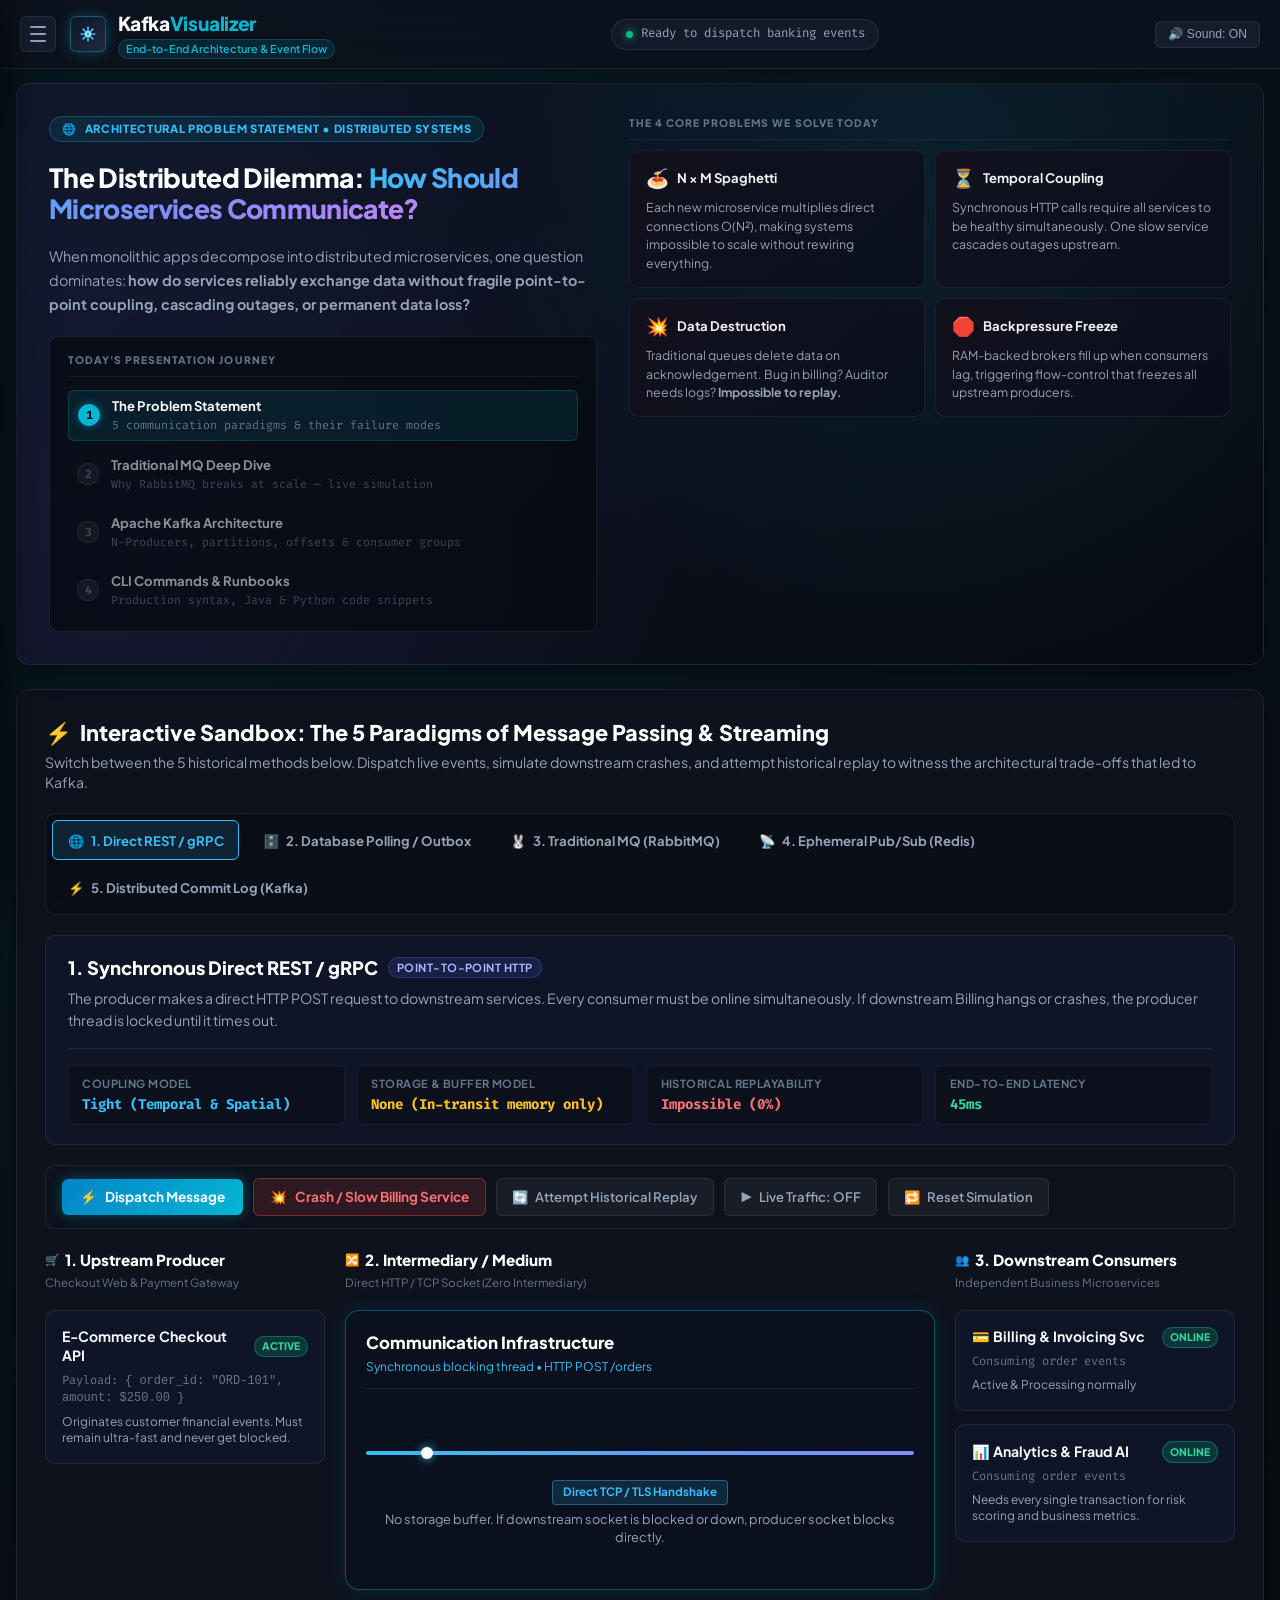
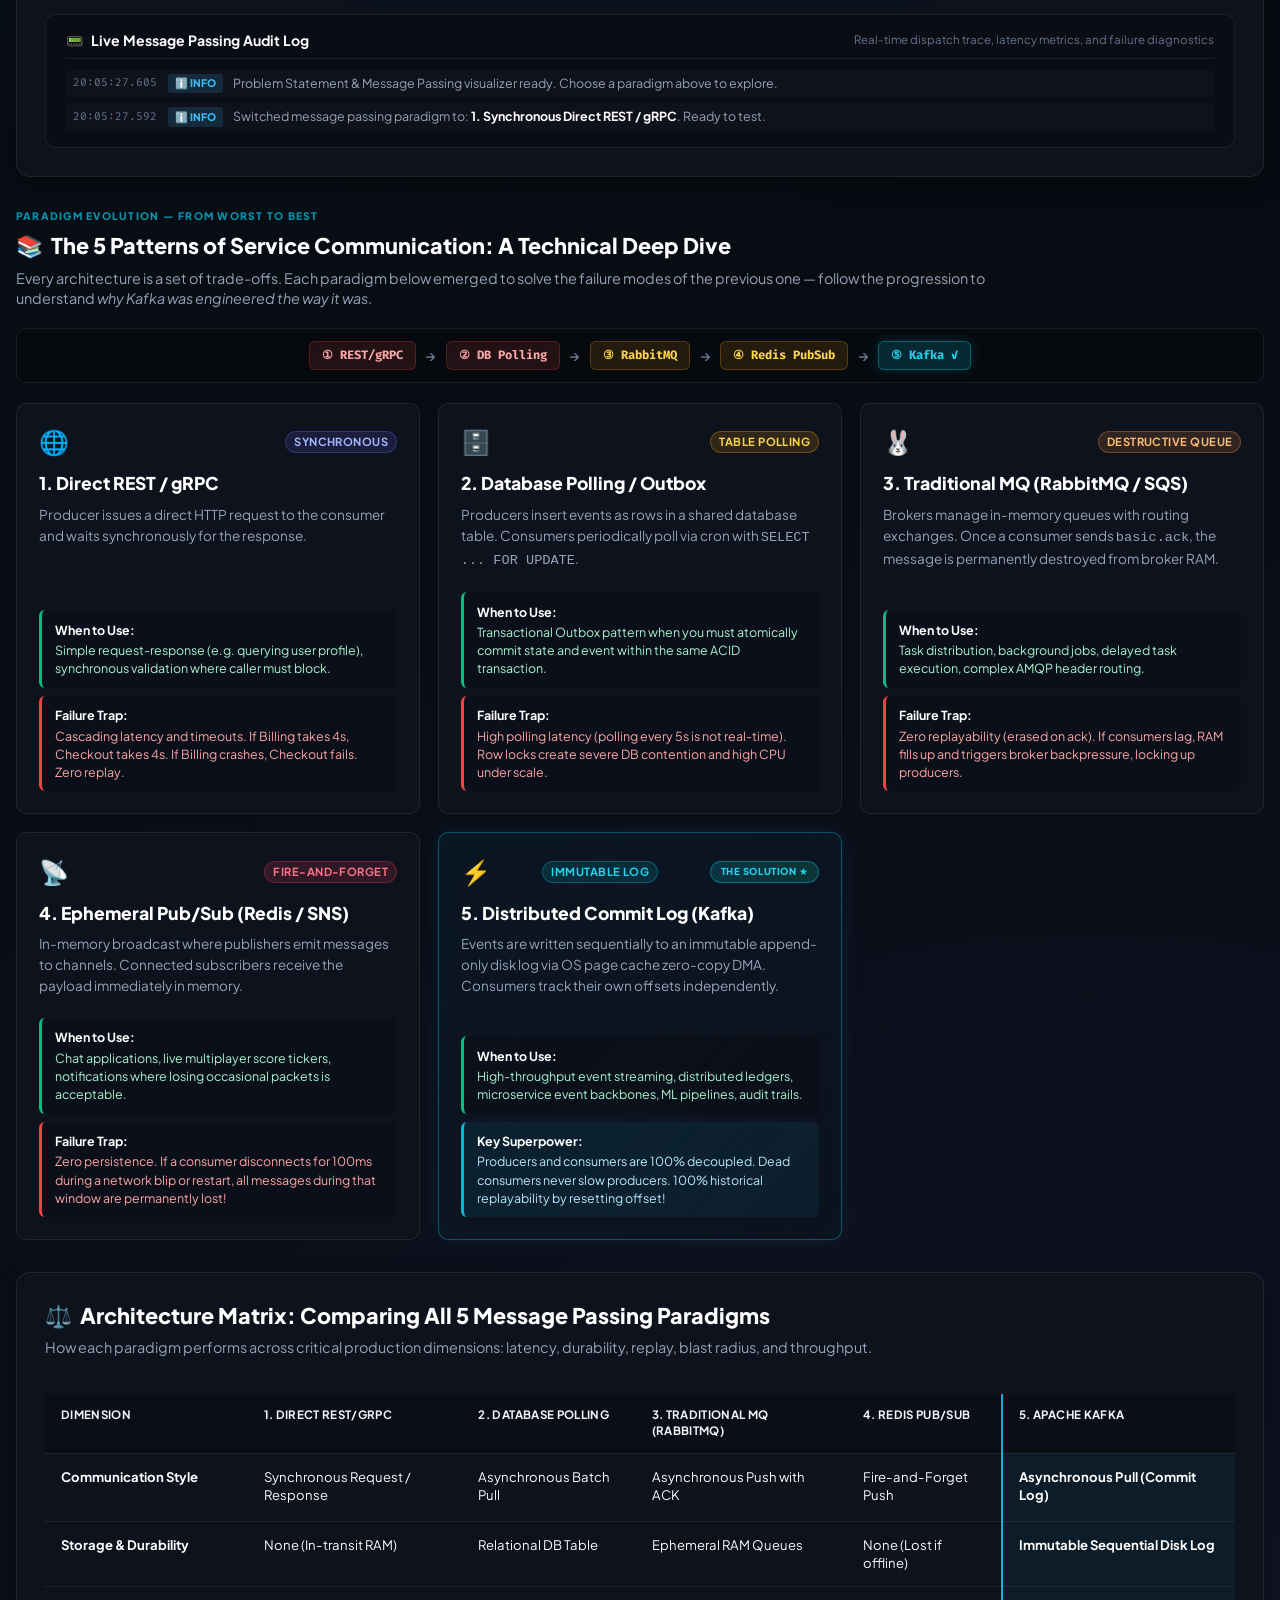
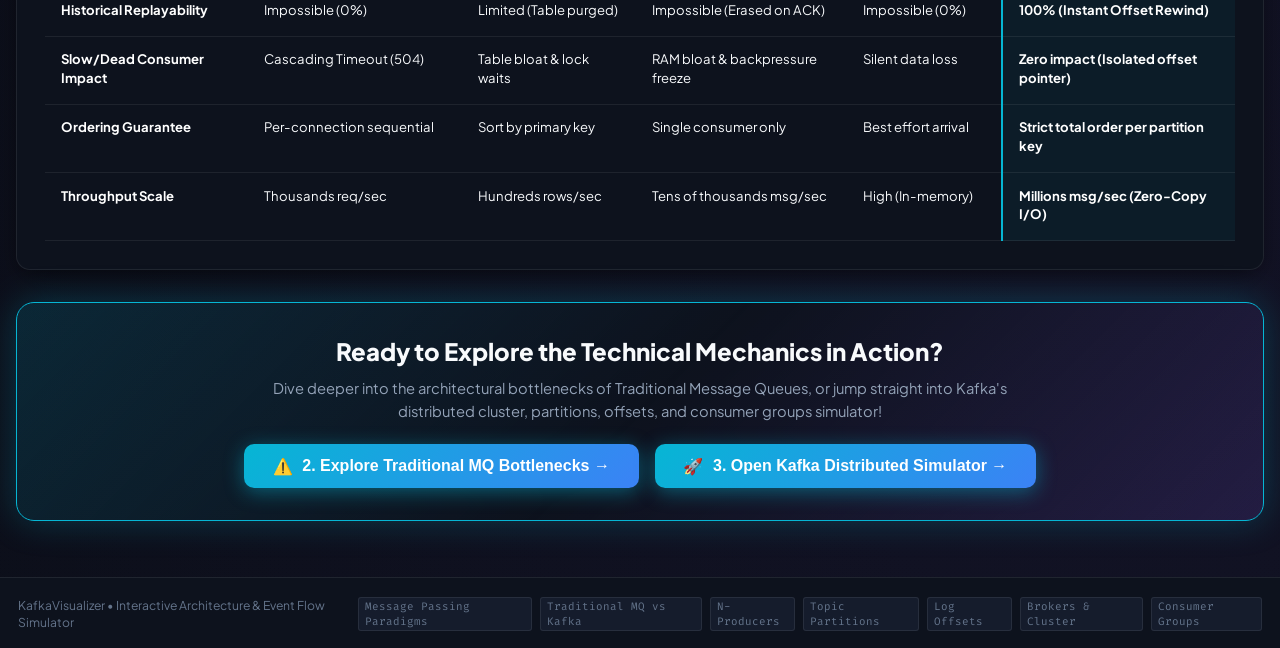
<file: index.html>
<!DOCTYPE html>
<html lang="en">
<head>
  <meta charset="UTF-8">
  <meta name="viewport" content="width=device-width, initial-scale=1.0">
  <title>Kafka Visualizer | N-Producers, Brokers, Partitions, Offsets & Consumer Groups</title>
  <meta name="description" content="Visual interactive demonstration of how Apache Kafka processes events from N Producers across Brokers, Topics, Partitions, Offsets, and Consumer Groups.">
  <link rel="preconnect" href="https://fonts.googleapis.com">
  <link rel="preconnect" href="https://fonts.gstatic.com" crossorigin>
  <link href="https://fonts.googleapis.com/css2?family=Fira+Code:wght@400;500;600;700&family=Plus+Jakarta+Sans:wght@400;500;600;700;800&display=swap" rel="stylesheet">
  <link rel="stylesheet" href="styles.css">
</head>
<body>
  <!-- Top App Header -->
  <header class="app-header">
    <div class="header-container">

      <div class="header-left">
        <!-- Sidebar Toggle (Hamburger) -->
        <button class="sidebar-toggle-btn" id="sidebar-toggle" aria-label="Toggle navigation menu" title="Toggle Navigation Menu">
          <span class="hamburger-line"></span>
          <span class="hamburger-line"></span>
          <span class="hamburger-line"></span>
        </button>

        <div class="brand">
          <div class="logo-badge">
            <svg class="kafka-icon" viewBox="0 0 24 24" fill="none" stroke="currentColor" stroke-width="2">
              <circle cx="12" cy="12" r="3" fill="#06B6D4"/>
              <path d="M12 3v6M12 15v6M3 12h6M15 12h6M5.6 5.6l4.3 4.3M14.1 14.1l4.3 4.3M5.6 18.4l4.3-4.3M14.1 9.9l4.3-4.3" stroke="#38BDF8"/>
            </svg>
          </div>
          <div class="brand-text">
            <h1>Kafka<span>Visualizer</span></h1>
            <span class="badge-fintech">End-to-End Architecture &amp; Event Flow</span>
          </div>
        </div>
      </div>

      <div class="header-flow-status" id="flow-status-banner">
        <span class="status-indicator"></span>
        <span id="flow-status-text">Ready to dispatch banking events</span>
      </div>

      <div class="header-actions">
        <button class="audio-toggle-btn" id="audio-toggle">
          <span id="audio-icon">🔊</span> Sound: <span id="audio-status">ON</span>
        </button>
      </div>
    </div>
  </header>

  <!-- Left Sidebar Navigation Overlay -->
  <div class="sidebar-overlay" id="sidebar-overlay"></div>

  <!-- Left Sidebar Navigation Drawer -->
  <nav class="left-sidebar" id="left-sidebar" aria-label="Architecture Comparison &amp; Simulation Views">

    <!-- Sidebar Header -->
    <div class="sidebar-header">
      <div class="sidebar-brand">
        <span class="sidebar-brand-icon">⚡</span>
        <span class="sidebar-brand-text">Navigation</span>
      </div>
      <button class="sidebar-close-btn" id="sidebar-close" aria-label="Close navigation">&times;</button>
    </div>

    <!-- Sidebar Section Label -->
    <div class="sidebar-section-label">PRESENTATION FLOW</div>

    <!-- Nav Items -->
    <div class="sidebar-nav-items">

      <button class="sidebar-nav-btn active" data-view="view-problem-statement" id="tab-btn-problem">
        <div class="sidebar-nav-icon">🌐</div>
        <div class="sidebar-nav-content">
          <span class="sidebar-nav-title">The Problem Statement</span>
          <span class="sidebar-nav-sub">5 communication paradigms &amp; failure modes</span>
        </div>
        <span class="sidebar-nav-pill pill-cyan">01</span>
      </button>

      <button class="sidebar-nav-btn" data-view="view-traditional-mq" id="tab-btn-mq">
        <div class="sidebar-nav-icon">⚠️</div>
        <div class="sidebar-nav-content">
          <span class="sidebar-nav-title">Traditional MQ (RabbitMQ)</span>
          <span class="sidebar-nav-sub">Why queues break at scale — deep dive</span>
        </div>
        <span class="sidebar-nav-pill pill-warn">02</span>
      </button>

      <button class="sidebar-nav-btn" data-view="view-kafka-simulator" id="tab-btn-kafka">
        <div class="sidebar-nav-icon">⚡</div>
        <div class="sidebar-nav-content">
          <span class="sidebar-nav-title">Kafka Architecture Simulator</span>
          <span class="sidebar-nav-sub">N-Producers, partitions, offsets &amp; groups</span>
        </div>
        <span class="sidebar-nav-pill pill-emerald">03</span>
      </button>

      <button class="sidebar-nav-btn" data-view="view-syntax-cheatsheet" id="tab-btn-syntax">
        <div class="sidebar-nav-icon">📋</div>
        <div class="sidebar-nav-content">
          <span class="sidebar-nav-title">Commands &amp; Cheat Sheet</span>
          <span class="sidebar-nav-sub">CLI, Java, Python &amp; operational runbooks</span>
        </div>
        <span class="sidebar-nav-pill pill-indigo">04</span>
      </button>

    </div>

    <!-- Sidebar Footer -->
    <div class="sidebar-footer">
      <div class="sidebar-footer-label">KafkaVisualizer</div>
      <div class="sidebar-footer-sub">Interactive Architecture &amp; Event Flow Simulator</div>
    </div>

  </nav>

  <!-- Main Container -->
  <main class="main-content">

    <!-- ====================================================================
         VIEW 1: THE PROBLEM STATEMENT & MESSAGE PASSING PARADIGMS (NEW)
         ==================================================================== -->
    <div class="view-section active" id="view-problem-statement">
      
      <!-- Hero & Problem Statement Manifesto -->
      <section class="pm-hero">
        
        <div class="pm-hero-body">
          
          <!-- Left: Manifesto -->
          <div class="pm-hero-left">
            <div class="pm-hero-eyebrow">
              <span>🌐</span> Architectural Problem Statement &bull; Distributed Systems
            </div>
            <h2>The Distributed Dilemma: <span>How Should Microservices Communicate?</span></h2>
            <p>
              When monolithic apps decompose into distributed microservices, one question dominates: 
              <strong>how do services reliably exchange data without fragile point-to-point coupling, cascading outages, or permanent data loss?</strong>
            </p>

            <!-- Numbered Learning Journey for Presentation -->
            <div class="pm-journey-steps">
              <div class="pm-journey-label">TODAY'S PRESENTATION JOURNEY</div>
              <div class="pm-journey-item pm-journey-active">
                <span class="pm-journey-num">1</span>
                <div>
                  <strong>The Problem Statement</strong>
                  <span>5 communication paradigms &amp; their failure modes</span>
                </div>
              </div>
              <div class="pm-journey-item">
                <span class="pm-journey-num">2</span>
                <div>
                  <strong>Traditional MQ Deep Dive</strong>
                  <span>Why RabbitMQ breaks at scale &mdash; live simulation</span>
                </div>
              </div>
              <div class="pm-journey-item">
                <span class="pm-journey-num">3</span>
                <div>
                  <strong>Apache Kafka Architecture</strong>
                  <span>N-Producers, partitions, offsets &amp; consumer groups</span>
                </div>
              </div>
              <div class="pm-journey-item">
                <span class="pm-journey-num">4</span>
                <div>
                  <strong>CLI Commands &amp; Runbooks</strong>
                  <span>Production syntax, Java &amp; Python code snippets</span>
                </div>
              </div>
            </div>
          </div>

          <!-- Right: 4 Crisis Cards -->
          <div class="pm-hero-right">
            <div class="pm-crisis-label">THE 4 CORE PROBLEMS WE SOLVE TODAY</div>
            <div class="pm-crisis-grid">
              
              <div class="pm-crisis-card">
                <div class="pm-crisis-top">
                  <span class="pm-crisis-icon">🍝</span>
                  <h4>N × M Spaghetti</h4>
                </div>
                <p>Each new microservice multiplies direct connections O(N²), making systems impossible to scale without rewiring everything.</p>
              </div>

              <div class="pm-crisis-card">
                <div class="pm-crisis-top">
                  <span class="pm-crisis-icon">⏳</span>
                  <h4>Temporal Coupling</h4>
                </div>
                <p>Synchronous HTTP calls require all services to be healthy simultaneously. One slow service cascades outages upstream.</p>
              </div>

              <div class="pm-crisis-card">
                <div class="pm-crisis-top">
                  <span class="pm-crisis-icon">💥</span>
                  <h4>Data Destruction</h4>
                </div>
                <p>Traditional queues delete data on acknowledgement. Bug in billing? Auditor needs logs? <strong>Impossible to replay.</strong></p>
              </div>

              <div class="pm-crisis-card">
                <div class="pm-crisis-top">
                  <span class="pm-crisis-icon">🛑</span>
                  <h4>Backpressure Freeze</h4>
                </div>
                <p>RAM-backed brokers fill up when consumers lag, triggering flow-control that freezes all upstream producers.</p>
              </div>

            </div>
          </div>

        </div>
      </section>

      <!-- Interactive Multi-Method Sandbox -->
      <section class="pm-simulator-section">
        
        <div class="pm-sim-header">
          <div class="pm-sim-title-group">
            <h3><span>⚡</span> Interactive Sandbox: The 5 Paradigms of Message Passing &amp; Streaming</h3>
            <p>Switch between the 5 historical methods below. Dispatch live events, simulate downstream crashes, and attempt historical replay to witness the architectural trade-offs that led to Kafka.</p>
          </div>
        </div>

        <!-- Paradigm Selector Tabs -->
        <div class="pm-method-tabs">
          <button class="method-tab-btn active" data-method="rest" title="Point-to-point synchronous HTTP/gRPC communication">
            <span>🌐</span> 1. Direct REST / gRPC
          </button>
          <button class="method-tab-btn" data-method="db_polling" title="Shared database table with polling cron jobs">
            <span>🗄️</span> 2. Database Polling / Outbox
          </button>
          <button class="method-tab-btn" data-method="rabbitmq" title="Traditional message broker with destructive queues">
            <span>🐰</span> 3. Traditional MQ (RabbitMQ)
          </button>
          <button class="method-tab-btn" data-method="redis_pubsub" title="In-memory fire-and-forget channel broadcast">
            <span>📡</span> 4. Ephemeral Pub/Sub (Redis)
          </button>
          <button class="method-tab-btn" data-method="kafka" title="Distributed append-only immutable commit log">
            <span>⚡</span> 5. Distributed Commit Log (Kafka)
          </button>
        </div>

        <!-- Active Paradigm Profile & HUD Metrics -->
        <div class="pm-profile-banner">
          <div class="pm-profile-top">
            <div class="pm-profile-title">
              <h4 id="pm-method-title">1. Synchronous Direct REST / gRPC</h4>
              <span class="pm-badge pill-blue" id="pm-method-badge">Point-to-Point HTTP</span>
            </div>
          </div>
          <p class="pm-profile-desc" id="pm-method-desc">
            The producer makes a direct HTTP POST request to downstream services. Every consumer must be online simultaneously. If downstream Billing hangs or crashes, the producer thread is locked until it times out.
          </p>

          <!-- HUD Architectural Metrics -->
          <div class="pm-hud-bar">
            <div class="pm-hud-item">
              <span class="pm-hud-label">Coupling Model</span>
              <div class="pm-hud-value" id="pm-val-coupling" style="color: #38BDF8;">Tight (Temporal &amp; Spatial)</div>
            </div>
            <div class="pm-hud-item">
              <span class="pm-hud-label">Storage &amp; Buffer Model</span>
              <div class="pm-hud-value" id="pm-val-storage" style="color: #FBBF24;">None (In-transit memory only)</div>
            </div>
            <div class="pm-hud-item">
              <span class="pm-hud-label">Historical Replayability</span>
              <div class="pm-hud-value" id="pm-val-replay" style="color: #F87171;">Impossible (0%)</div>
            </div>
            <div class="pm-hud-item">
              <span class="pm-hud-label">End-to-End Latency</span>
              <div class="pm-hud-value" id="pm-val-latency" style="color: #34D399;">45ms</div>
            </div>
          </div>
        </div>

        <!-- Interactive Action Toolbar -->
        <div class="pm-toolbar">
          <button id="pm-btn-send" class="btn-pm-primary" title="Dispatch a transaction through this communication medium">
            <span>⚡</span> Dispatch Message
          </button>
          <button id="pm-btn-crash" class="btn-pm-danger" title="Simulate a crash or slow processing in the Billing Service">
            <span>💥</span> Crash / Slow Billing Service
          </button>
          <button id="pm-btn-replay" class="btn-pm-outline" title="Attempt to replay historical messages like in an audit or bug fix">
            <span>🔄</span> Attempt Historical Replay
          </button>
          <button id="pm-btn-auto" class="btn-pm-outline" title="Stream continuous simulated traffic">
            <span>▶</span> Live Traffic: OFF
          </button>
          <button id="pm-btn-reset" class="btn-pm-outline" title="Reset simulation state to defaults">
            <span>🔁</span> Reset Simulation
          </button>
        </div>

        <!-- Dynamic Real-Time Alert Banner -->
        <div class="pm-alert-banner" id="pm-alert-banner">
          <div class="pm-alert-inner">
            <span class="pm-alert-icon">🛑</span>
            <div class="pm-alert-content">
              <h4 id="pm-alert-title">Failure Detected!</h4>
              <p id="pm-alert-desc">Description of architectural failure mode.</p>
            </div>
          </div>
          <button class="pm-close-alert-btn" id="pm-alert-close">&times;</button>
        </div>

        <!-- The 3-Tier Message Passing Arena Grid -->
        <div class="pm-arena-grid">
          
          <!-- TIER 1: UPSTREAM PRODUCER -->
          <div class="pm-tier-col">
            <div class="pm-tier-header">
              <h4><span>🛒</span> 1. Upstream Producer</h4>
              <span>Checkout Web &amp; Payment Gateway</span>
            </div>

            <div class="pm-node-card" id="pm-node-producer">
              <div class="pm-node-top">
                <span class="pm-node-name">E-Commerce Checkout API</span>
                <span class="pm-node-status status-healthy">ACTIVE</span>
              </div>
              <div class="pm-node-sub">Payload: <code>{ order_id: "ORD-101", amount: $250.00 }</code></div>
              <div class="pm-node-note">Originates customer financial events. Must remain ultra-fast and never get blocked.</div>
            </div>
          </div>

          <!-- TIER 2: INTERMEDIARY COMMUNICATION MEDIUM -->
          <div class="pm-tier-col">
            <div class="pm-tier-header">
              <h4><span>🔀</span> 2. Intermediary / Medium</h4>
              <span id="pm-medium-title">Direct HTTP / TCP Socket (Zero Intermediary)</span>
            </div>

            <div class="pm-medium-box" id="pm-medium-box">
              <div class="pm-medium-header">
                <h4>Communication Infrastructure</h4>
                <span id="pm-medium-sub">Synchronous blocking thread &bull; HTTP POST /orders</span>
              </div>

              <div class="pm-medium-visual" id="pm-medium-visual">
                <!-- Dynamically rendered by problem-statement.js -->
              </div>
            </div>
          </div>

          <!-- TIER 3: DOWNSTREAM CONSUMERS -->
          <div class="pm-tier-col">
            <div class="pm-tier-header">
              <h4><span>👥</span> 3. Downstream Consumers</h4>
              <span>Independent Business Microservices</span>
            </div>

            <!-- Consumer 1: Billing (Target of crash simulation) -->
            <div class="pm-node-card" id="pm-consumer-billing">
              <div class="pm-node-top">
                <span class="pm-node-name">💳 Billing &amp; Invoicing Svc</span>
                <span class="pm-node-status status-healthy" id="pm-billing-status">ONLINE</span>
              </div>
              <div class="pm-node-sub">Consuming order events</div>
              <div class="pm-node-note" id="pm-billing-note">Active &amp; Processing normally</div>
            </div>

            <!-- Consumer 2: Real-Time Fraud / Analytics -->
            <div class="pm-node-card" id="pm-consumer-analytics">
              <div class="pm-node-top">
                <span class="pm-node-name">📊 Analytics &amp; Fraud AI</span>
                <span class="pm-node-status status-healthy">ONLINE</span>
              </div>
              <div class="pm-node-sub">Consuming order events</div>
              <div class="pm-node-note">Needs every single transaction for risk scoring and business metrics.</div>
            </div>

          </div>

        </div>

        <!-- Real-Time Audit Feed -->
        <div class="pm-feed-card">
          <div class="pm-feed-header">
            <h4><span>📟</span> Live Message Passing Audit Log</h4>
            <span style="font-size: 0.72rem; color: var(--text-muted);">Real-time dispatch trace, latency metrics, and failure diagnostics</span>
          </div>
          <ul class="pm-feed-list" id="pm-feed-list">
            <!-- Dynamically populated by problem-statement.js -->
          </ul>
        </div>

      </section>

      <!-- The 5 Paradigms Educational Deep-Dive Cards -->
      <section class="pm-cards-section">
        <div class="pm-sec-header">
          <div class="pm-sec-eyebrow">PARADIGM EVOLUTION — FROM WORST TO BEST</div>
          <h3 class="pm-sec-title"><span>📚</span> The 5 Patterns of Service Communication: A Technical Deep Dive</h3>
          <p class="pm-sec-desc">
            Every architecture is a set of trade-offs. Each paradigm below emerged to solve the failure modes of the previous one — follow the progression to understand <em>why Kafka was engineered the way it was</em>.
          </p>
        </div>

        <!-- Paradigm Evolution Flow Arrow -->
        <div class="pm-evolution-bar">
          <span class="pm-evo-step evo-bad">① REST/gRPC</span>
          <span class="pm-evo-arrow">→</span>
          <span class="pm-evo-step evo-bad">② DB Polling</span>
          <span class="pm-evo-arrow">→</span>
          <span class="pm-evo-step evo-warn">③ RabbitMQ</span>
          <span class="pm-evo-arrow">→</span>
          <span class="pm-evo-step evo-warn">④ Redis PubSub</span>
          <span class="pm-evo-arrow">→</span>
          <span class="pm-evo-step evo-good">⑤ Kafka ✓</span>
        </div>

        <div class="pm-cards-grid">
          
          <!-- Method 1 -->
          <div class="pm-paradigm-card">
            <div>
              <div class="pm-card-badge-row">
                <span class="pm-card-icon">🌐</span>
                <span class="pm-badge pill-blue">Synchronous</span>
              </div>
              <h4>1. Direct REST / gRPC</h4>
              <p>Producer issues a direct HTTP request to the consumer and waits synchronously for the response.</p>
            </div>
            <div>
              <div class="pm-card-box box-good">
                <strong>When to Use:</strong> Simple request-response (e.g. querying user profile), synchronous validation where caller must block.
              </div>
              <div class="pm-card-box box-bad">
                <strong>Failure Trap:</strong> Cascading latency and timeouts. If Billing takes 4s, Checkout takes 4s. If Billing crashes, Checkout fails. Zero replay.
              </div>
            </div>
          </div>

          <!-- Method 2 -->
          <div class="pm-paradigm-card">
            <div>
              <div class="pm-card-badge-row">
                <span class="pm-card-icon">🗄️</span>
                <span class="pm-badge pill-amber">Table Polling</span>
              </div>
              <h4>2. Database Polling / Outbox</h4>
              <p>Producers insert events as rows in a shared database table. Consumers periodically poll via cron with <code>SELECT ... FOR UPDATE</code>.</p>
            </div>
            <div>
              <div class="pm-card-box box-good">
                <strong>When to Use:</strong> Transactional Outbox pattern when you must atomically commit state and event within the same ACID transaction.
              </div>
              <div class="pm-card-box box-bad">
                <strong>Failure Trap:</strong> High polling latency (polling every 5s is not real-time). Row locks create severe DB contention and high CPU under scale.
              </div>
            </div>
          </div>

          <!-- Method 3 -->
          <div class="pm-paradigm-card">
            <div>
              <div class="pm-card-badge-row">
                <span class="pm-card-icon">🐰</span>
                <span class="pm-badge pill-orange">Destructive Queue</span>
              </div>
              <h4>3. Traditional MQ (RabbitMQ / SQS)</h4>
              <p>Brokers manage in-memory queues with routing exchanges. Once a consumer sends <code>basic.ack</code>, the message is permanently destroyed from broker RAM.</p>
            </div>
            <div>
              <div class="pm-card-box box-good">
                <strong>When to Use:</strong> Task distribution, background jobs, delayed task execution, complex AMQP header routing.
              </div>
              <div class="pm-card-box box-bad">
                <strong>Failure Trap:</strong> Zero replayability (erased on ack). If consumers lag, RAM fills up and triggers broker backpressure, locking up producers.
              </div>
            </div>
          </div>

          <!-- Method 4 -->
          <div class="pm-paradigm-card">
            <div>
              <div class="pm-card-badge-row">
                <span class="pm-card-icon">📡</span>
                <span class="pm-badge pill-rose">Fire-and-Forget</span>
              </div>
              <h4>4. Ephemeral Pub/Sub (Redis / SNS)</h4>
              <p>In-memory broadcast where publishers emit messages to channels. Connected subscribers receive the payload immediately in memory.</p>
            </div>
            <div>
              <div class="pm-card-box box-good">
                <strong>When to Use:</strong> Chat applications, live multiplayer score tickers, notifications where losing occasional packets is acceptable.
              </div>
              <div class="pm-card-box box-bad">
                <strong>Failure Trap:</strong> Zero persistence. If a consumer disconnects for 100ms during a network blip or restart, all messages during that window are permanently lost!
              </div>
            </div>
          </div>

          <!-- Method 5 — highlighted as the solution -->
          <div class="pm-paradigm-card pm-paradigm-kafka">
            <div>
              <div class="pm-card-badge-row">
                <span class="pm-card-icon">⚡</span>
                <span class="pm-badge pill-cyan">Immutable Log</span>
                <span class="pm-kafka-winner-badge">THE SOLUTION ★</span>
              </div>
              <h4>5. Distributed Commit Log (Kafka)</h4>
              <p>Events are written sequentially to an immutable append-only disk log via OS page cache zero-copy DMA. Consumers track their own offsets independently.</p>
            </div>
            <div>
              <div class="pm-card-box box-good">
                <strong>When to Use:</strong> High-throughput event streaming, distributed ledgers, microservice event backbones, ML pipelines, audit trails.
              </div>
              <div class="pm-card-box box-kafka">
                <strong>Key Superpower:</strong> Producers and consumers are 100% decoupled. Dead consumers never slow producers. 100% historical replayability by resetting offset!
              </div>
            </div>
          </div>

        </div>
      </section>

      <!-- Comprehensive 5-Way Matrix Table -->
      <section class="pm-matrix-section">
        <h3 class="pm-sec-title"><span>⚖️</span> Architecture Matrix: Comparing All 5 Message Passing Paradigms</h3>
        <p class="pm-sec-desc">
          How each paradigm performs across critical production dimensions: latency, durability, replay, blast radius, and throughput.
        </p>

        <div style="overflow-x: auto;">
          <table class="pm-matrix-table">
            <thead>
              <tr>
                <th>Dimension</th>
                <th>1. Direct REST/gRPC</th>
                <th>2. Database Polling</th>
                <th>3. Traditional MQ (RabbitMQ)</th>
                <th>4. Redis Pub/Sub</th>
                <th class="pm-col-highlight">5. Apache Kafka</th>
              </tr>
            </thead>
            <tbody>
              <tr>
                <td><strong>Communication Style</strong></td>
                <td>Synchronous Request / Response</td>
                <td>Asynchronous Batch Pull</td>
                <td>Asynchronous Push with ACK</td>
                <td>Fire-and-Forget Push</td>
                <td class="pm-col-highlight"><strong>Asynchronous Pull (Commit Log)</strong></td>
              </tr>
              <tr>
                <td><strong>Storage &amp; Durability</strong></td>
                <td>None (In-transit RAM)</td>
                <td>Relational DB Table</td>
                <td>Ephemeral RAM Queues</td>
                <td>None (Lost if offline)</td>
                <td class="pm-col-highlight"><strong>Immutable Sequential Disk Log</strong></td>
              </tr>
              <tr>
                <td><strong>Historical Replayability</strong></td>
                <td>Impossible (0%)</td>
                <td>Limited (Table purged)</td>
                <td>Impossible (Erased on ACK)</td>
                <td>Impossible (0%)</td>
                <td class="pm-col-highlight"><strong>100% (Instant Offset Rewind)</strong></td>
              </tr>
              <tr>
                <td><strong>Slow/Dead Consumer Impact</strong></td>
                <td>Cascading Timeout (504)</td>
                <td>Table bloat &amp; lock waits</td>
                <td>RAM bloat &amp; backpressure freeze</td>
                <td>Silent data loss</td>
                <td class="pm-col-highlight"><strong>Zero impact (Isolated offset pointer)</strong></td>
              </tr>
              <tr>
                <td><strong>Ordering Guarantee</strong></td>
                <td>Per-connection sequential</td>
                <td>Sort by primary key</td>
                <td>Single consumer only</td>
                <td>Best effort arrival</td>
                <td class="pm-col-highlight"><strong>Strict total order per partition key</strong></td>
              </tr>
              <tr>
                <td><strong>Throughput Scale</strong></td>
                <td>Thousands req/sec</td>
                <td>Hundreds rows/sec</td>
                <td>Tens of thousands msg/sec</td>
                <td>High (In-memory)</td>
                <td class="pm-col-highlight"><strong>Millions msg/sec (Zero-Copy I/O)</strong></td>
              </tr>
            </tbody>
          </table>
        </div>
      </section>

      <!-- Jump CTAs to Deep-Dives -->
      <section class="tmq-jump-cta">
        <h3>Ready to Explore the Technical Mechanics in Action?</h3>
        <p>
          Dive deeper into the architectural bottlenecks of Traditional Message Queues, or jump straight into Kafka's distributed cluster, partitions, offsets, and consumer groups simulator!
        </p>
        <div style="display: flex; gap: 1rem; justify-content: center; flex-wrap: wrap; margin-top: 1rem;">
          <button class="btn-cta-launch btn-jump-to-mq">
            <span>⚠️</span> 2. Explore Traditional MQ Bottlenecks &rarr;
          </button>
          <button class="btn-cta-launch btn-jump-to-kafka">
            <span>🚀</span> 3. Open Kafka Distributed Simulator &rarr;
          </button>
        </div>
      </section>

    </div><!-- /#view-problem-statement -->

    <!-- ====================================================================
         VIEW 2: TRADITIONAL MQ (RABBITMQ) & TIGHTLY COUPLED ARCHITECTURE
         ==================================================================== -->
    <div class="view-section" id="view-traditional-mq">
      
      <!-- Hero & Context Banner -->
      <section class="tmq-hero">
        <div class="tmq-hero-eyebrow">
          <span>⚠️</span> Architectural Root Cause &bull; Why Apache Kafka Was Born
        </div>
        <h2>The Problem with Traditional Message Queues: <span>RabbitMQ &amp; Tight Coupling</span></h2>
        <p>
          Before Kafka was invented at LinkedIn, distributed architectures relied on traditional point-to-point message brokers 
          (RabbitMQ, ActiveMQ, IBM MQ, JMS). While simple for basic task queues, they suffer from 
          <strong>destructive reads (ephemeral storage)</strong>, <strong>N &times; M connection spaghetti</strong>, 
          <strong>zero historical replayability</strong>, and <strong>cascading backpressure stalls</strong> when downstream consumers slow down or crash.
        </p>
      </section>

      <!-- Interactive Tightly Coupled MQ Visual Simulator Sandbox -->
      <section class="tmq-simulator-section">
        
        <div class="tmq-sim-header">
          <div class="tmq-sim-title-group">
            <h3><span>⚡</span> Interactive Sandbox: Tightly Coupled RabbitMQ Architecture &amp; Failure Cascade</h3>
            <p>Simulate transactions propagating through direct exchanges and queues. Crash the Billing Service to experience how unacknowledged messages trigger TCP backpressure and lock up producers!</p>
          </div>
        </div>

        <!-- Architectural Metrics HUD -->
        <div class="tmq-hud-bar">
          <div class="tmq-hud-item">
            <span class="tmq-hud-label">Broker Buffer RAM Pressure</span>
            <div class="tmq-hud-value" id="tmq-metric-memory">24% (Normal)</div>
            <div class="tmq-gauge-track">
              <div class="tmq-gauge-fill" id="tmq-gauge-fill"></div>
            </div>
          </div>
          <div class="tmq-hud-item">
            <span class="tmq-hud-label">Producer Ingestion Status</span>
            <div class="tmq-hud-value" id="tmq-metric-producer-status">
              <span class="tmq-dot dot-green"></span> 🟢 Ingesting Normally
            </div>
          </div>
          <div class="tmq-hud-item">
            <span class="tmq-hud-label">Message Retention Model</span>
            <div class="tmq-hud-value" id="tmq-metric-retention" style="color: #FBBF24;">
              💥 Destructive Read (Purged on ACK)
            </div>
          </div>
          <div class="tmq-hud-item">
            <span class="tmq-hud-label">Coupling Dependency Complexity</span>
            <div class="tmq-hud-value" id="tmq-metric-coupling" style="color: #67E8F9;">
              O(3 &times; 3) = 9 Tight Links
            </div>
          </div>
        </div>

        <!-- Interactive Action Toolbar -->
        <div class="tmq-toolbar">
          <button id="tmq-btn-send" class="btn-tmq-primary" title="Publish an order transaction to amq.direct exchange">
            <span>⚡</span> Send Transaction
          </button>
          <button id="tmq-btn-crash" class="btn-tmq-danger" title="Simulate a crash or slow processing in Billing & Invoicing Service">
            <span>💥</span> Crash/Slow Billing Service
          </button>
          <button id="tmq-btn-add-consumer" class="btn-tmq-purple" title="Show how adding a 4th consumer requires duplicate queues and rewiring">
            <span>➕</span> Add 4th Consumer (Fraud AI)
          </button>
          <button id="tmq-btn-replay" class="btn-tmq-outline" title="Try to replay historical messages like in an audit or bug fix">
            <span>🔄</span> Attempt Historical Replay
          </button>
          <button id="tmq-btn-auto" class="btn-tmq-outline" title="Stream continuous simulated orders">
            <span>▶</span> Live Traffic: OFF
          </button>
          <button id="tmq-btn-reset" class="btn-tmq-outline" title="Reset all queues and restore normal state">
            <span>🔁</span> Reset Simulation
          </button>
        </div>

        <!-- Dynamic Real-Time Alert Banner -->
        <div class="tmq-alert-banner" id="tmq-alert-banner">
          <div class="tmq-alert-inner">
            <span class="tmq-alert-icon">🛑</span>
            <div class="tmq-alert-content">
              <h4 id="tmq-alert-title">RabbitMQ Backpressure Triggered!</h4>
              <p id="tmq-alert-desc">Because the Billing Service crashed, unacknowledged messages filled up the queue buffer and exceeded the RabbitMQ High Memory Watermark.</p>
            </div>
          </div>
          <button class="tmq-close-alert-btn" id="tmq-close-alert">&times;</button>
        </div>

        <!-- The 3-Tier Traditional MQ Arena Grid -->
        <div class="tmq-arena-grid">
          
          <!-- TIER 1: PRODUCERS -->
          <div class="tmq-tier-col">
            <div class="tmq-tier-header">
              <h4>1. Tightly Coupled Producers</h4>
              <span>(Clients / APIs)</span>
            </div>

            <!-- Producer 1 -->
            <div class="tmq-prod-node" id="tmq-prod-1" data-name="Checkout Web App">
              <div class="tmq-node-top">
                <span class="tmq-node-name">🛒 Checkout Web App</span>
                <span class="tmq-prod-status-tag tag-online">ONLINE</span>
              </div>
              <div class="tmq-node-sub"><code>POST /api/v1/orders/pay</code></div>
              <span class="tmq-coupling-pill">Pushes to <code>amq.direct</code> &bull; TCP Socket</span>
            </div>

            <!-- Producer 2 -->
            <div class="tmq-prod-node" id="tmq-prod-2" data-name="Mobile Banking Gateway">
              <div class="tmq-node-top">
                <span class="tmq-node-name">📱 Mobile Banking Gateway</span>
                <span class="tmq-prod-status-tag tag-online">ONLINE</span>
              </div>
              <div class="tmq-node-sub"><code>POST /api/v2/wire-transfer</code></div>
              <span class="tmq-coupling-pill">Pushes to <code>amq.direct</code> &bull; TCP Socket</span>
            </div>

            <!-- Producer 3 -->
            <div class="tmq-prod-node" id="tmq-prod-3" data-name="Merchant POS Terminal">
              <div class="tmq-node-top">
                <span class="tmq-node-name">💳 Merchant POS Terminal</span>
                <span class="tmq-prod-status-tag tag-online">ONLINE</span>
              </div>
              <div class="tmq-node-sub"><code>POST /pos/swipe-settle</code></div>
              <span class="tmq-coupling-pill">Pushes to <code>amq.direct</code> &bull; TCP Socket</span>
            </div>
          </div>

          <!-- TIER 2: TRADITIONAL BROKER (RabbitMQ / Exchange & Queues) -->
          <div class="tmq-tier-col">
            <div class="tmq-tier-header">
              <h4>2. Traditional Message Broker</h4>
              <span>(RabbitMQ / ActiveMQ Instance)</span>
            </div>

            <div class="tmq-broker-box">
              <div class="tmq-broker-header">
                <div class="tmq-broker-title">
                  <span class="tmq-broker-icon">🐰</span>
                  <div>
                    <h4>RabbitMQ Node <code>rabbit@broker-01</code></h4>
                    <span style="font-size: 0.72rem; color: var(--text-muted);">AMQP 0-9-1 Protocol &bull; Ephemeral Queue State in RAM</span>
                  </div>
                </div>
                <span class="tmq-broker-badge">Erlang VM Memory Cap</span>
              </div>

              <!-- Central Exchange -->
              <div class="tmq-exchange-node">
                <div class="tmq-exchange-info">
                  <span>🔀</span>
                  <div>
                    <strong>amq.direct Exchange</strong>
                    <div class="tmq-exchange-tag">Routing Key: <code>order.created</code> &rarr; Duplicates to bound queues</div>
                  </div>
                </div>
                <span class="tag-commit" style="font-size: 0.65rem;">Direct Binding</span>
              </div>

              <!-- Queues Stack -->
              <div class="tmq-queues-stack">
                
                <!-- Queue 1: Orders Queue -->
                <div class="tmq-queue-box" id="tmq-q-orders">
                  <div class="tmq-q-header">
                    <span class="tmq-q-name">📦 orders.process.queue</span>
                    <div class="tmq-q-meta">
                      <span class="tmq-q-count">2/6</span>
                      <span class="tmq-q-badge badge-healthy">DRAINING</span>
                    </div>
                  </div>
                  <div class="tmq-queue-slots">
                    <!-- Rendered by JS -->
                  </div>
                </div>

                <!-- Queue 2: Billing Queue (Vulnerable to Crash/Backpressure) -->
                <div class="tmq-queue-box" id="tmq-q-billing">
                  <div class="tmq-q-header">
                    <span class="tmq-q-name">💳 billing.invoice.queue</span>
                    <div class="tmq-q-meta">
                      <span class="tmq-q-count">1/6</span>
                      <span class="tmq-q-badge badge-healthy">DRAINING</span>
                    </div>
                  </div>
                  <div class="tmq-queue-slots">
                    <!-- Rendered by JS -->
                  </div>
                </div>

                <!-- Queue 3: Notifications Queue -->
                <div class="tmq-queue-box" id="tmq-q-notify">
                  <div class="tmq-q-header">
                    <span class="tmq-q-name">🔔 notifications.sms.queue</span>
                    <div class="tmq-q-meta">
                      <span class="tmq-q-count">1/6</span>
                      <span class="tmq-q-badge badge-healthy">DRAINING</span>
                    </div>
                  </div>
                  <div class="tmq-queue-slots">
                    <!-- Rendered by JS -->
                  </div>
                </div>

                <!-- Queue 4: Fraud Detection (Revealed when 4th consumer is added) -->
                <div class="tmq-queue-box" id="tmq-q-fraud" style="display: none;">
                  <div class="tmq-q-header">
                    <span class="tmq-q-name">🛡️ fraud.detection.queue</span>
                    <div class="tmq-q-meta">
                      <span class="tmq-q-count">0/6</span>
                      <span class="tmq-q-badge badge-healthy">DRAINING</span>
                    </div>
                  </div>
                  <div class="tmq-queue-slots">
                    <!-- Rendered by JS -->
                  </div>
                </div>

              </div>
            </div>
          </div>

          <!-- TIER 3: TIGHTLY COUPLED CONSUMERS -->
          <div class="tmq-tier-col">
            <div class="tmq-tier-header">
              <h4>3. Tightly Coupled Consumers</h4>
              <span>(Dedicated Point-to-Point Handlers)</span>
            </div>

            <!-- Consumer 1 -->
            <div class="tmq-c-node" id="tmq-node-c-order">
              <div class="tmq-node-top">
                <span class="tmq-node-name">📦 Order Fulfilment Svc</span>
                <span class="tmq-c-status status-online">ONLINE &bull; 25ms ACK</span>
              </div>
              <div class="tmq-node-sub">Consuming: <code>orders.process.queue</code></div>
              <span class="tmq-coupling-pill" style="color: #6EE7B7;">Ack &rarr; Deletes message immediately from broker</span>
            </div>

            <!-- Consumer 2 (Billing - Can be crashed) -->
            <div class="tmq-c-node" id="tmq-node-c-billing">
              <div class="tmq-node-top">
                <span class="tmq-node-name">💳 Billing &amp; Invoice Svc</span>
                <span class="tmq-c-status status-online">ONLINE &bull; 35ms ACK</span>
              </div>
              <div class="tmq-node-sub">Consuming: <code>billing.invoice.queue</code></div>
              <span class="tmq-coupling-pill" style="color: #F87171;">If this service stalls, messages accumulate in RAM!</span>
            </div>

            <!-- Consumer 3 -->
            <div class="tmq-c-node" id="tmq-node-c-notify">
              <div class="tmq-node-top">
                <span class="tmq-node-name">🔔 SMS &amp; Push Alerts Svc</span>
                <span class="tmq-c-status status-online">ONLINE &bull; 12ms ACK</span>
              </div>
              <div class="tmq-node-sub">Consuming: <code>notifications.sms.queue</code></div>
              <span class="tmq-coupling-pill" style="color: #6EE7B7;">Ack &rarr; Deletes message immediately from broker</span>
            </div>

            <!-- Consumer 4 (Dynamically Added) -->
            <div class="tmq-c-node" id="tmq-node-c-fraud" style="display: none;">
              <div class="tmq-node-top">
                <span class="tmq-node-name">🛡️ ML Fraud Detection AI</span>
                <span class="tmq-c-status status-online">ONLINE &bull; 75ms ACK</span>
              </div>
              <div class="tmq-node-sub">Consuming: <code>fraud.detection.queue</code></div>
              <span class="tmq-coupling-pill" style="color: #C4B5FD;">Required duplicate queue + new exchange binding!</span>
            </div>
          </div>

        </div>

        <!-- Real-Time Event Audit Console for Traditional MQ -->
        <div class="tmq-feed-card">
          <div class="tmq-feed-header">
            <h4><span>📟</span> Live RabbitMQ Lifecycle Audit Log</h4>
            <span style="font-size: 0.72rem; color: var(--text-muted);">Watch messages enter queues and get destroyed upon consumer ACK</span>
          </div>
          <ul class="tmq-feed-list" id="tmq-feed-list">
            <!-- Dynamically populated by traditional-mq.js -->
          </ul>
        </div>

      </section>

      <!-- The 4 Fundamental Flaws of Traditional Message Queues -->
      <section class="tmq-comparison-section">
        <h3 class="tmq-sec-title"><span>🔍</span> The 4 Architectural Traps of Traditional Message Queues</h3>
        <p class="tmq-sec-desc">
          Understanding the deep engineering constraints that led high-throughput platforms like LinkedIn, Netflix, and Uber 
          to move away from traditional queues to Kafka's append-only distributed commit log.
        </p>

        <div class="tmq-cards-grid">
          
          <!-- Flaw 1 -->
          <div class="tmq-flaw-card">
            <div class="tmq-flaw-icon-row">
              <span class="tmq-flaw-icon">💥</span>
              <span class="tmq-flaw-badge">Flaw 1: Ephemeral Storage</span>
            </div>
            <h4>Destructive Reads &amp; Zero Replayability</h4>
            <p>
              In RabbitMQ, as soon as a consumer acknowledges an event (<code>basic.ack</code>), the broker physically deletes it from memory and disk. 
              If your team discovers a calculation bug in yesterday's billing records, you <strong>cannot rewind the queue</strong>. The data is destroyed forever.
            </p>
            <div class="tmq-flaw-fix">
              <strong>How Kafka Solves This:</strong> Events are written to an immutable append-only commit log and kept for days or months. Consumers only advance an offset pointer. You can rewind back to offset 0 anytime!
            </div>
          </div>

          <!-- Flaw 2 -->
          <div class="tmq-flaw-card">
            <div class="tmq-flaw-icon-row">
              <span class="tmq-flaw-icon">🛑</span>
              <span class="tmq-flaw-badge">Flaw 2: Cascading Stalls</span>
            </div>
            <h4>Queue Bloat &amp; Cascading Producer Backpressure</h4>
            <p>
              RabbitMQ tracks complex state for every individual message in RAM. If a downstream consumer (like Billing) slows down or crashes, 
              unacknowledged messages accumulate in the queue. To avoid out-of-memory crashes, the broker activates 
              <strong>flow control backpressure</strong>, freezing all upstream API producers!
            </p>
            <div class="tmq-flaw-fix">
              <strong>How Kafka Solves This:</strong> Dumb broker, smart consumer. The broker just writes sequential log segments to disk via OS page cache. A slow or dead consumer has zero impact on producers or other consumers.
            </div>
          </div>

          <!-- Flaw 3 -->
          <div class="tmq-flaw-card">
            <div class="tmq-flaw-icon-row">
              <span class="tmq-flaw-icon">🍝</span>
              <span class="tmq-flaw-badge">Flaw 3: Topology Explosion</span>
            </div>
            <h4>N &times; M Spaghetti Coupling &amp; Queue Duplication</h4>
            <p>
              Because queues are destructive, multiple independent microservices cannot read from the same queue without competing for and stealing messages from each other. 
              To broadcast 1 event to 4 services, RabbitMQ must duplicate the message into 4 separate queues with 4 exchange bindings ($O(N \times M)$ overhead).
            </p>
            <div class="tmq-flaw-fix">
              <strong>How Kafka Solves This:</strong> 1 single topic partition log. Any number of independent Consumer Groups read the exact same data at their own speed with zero duplication and zero producer changes.
            </div>
          </div>

          <!-- Flaw 4 -->
          <div class="tmq-flaw-card">
            <div class="tmq-flaw-icon-row">
              <span class="tmq-flaw-icon">🔀</span>
              <span class="tmq-flaw-badge">Flaw 4: Ordering Dilemma</span>
            </div>
            <h4>Strict Ordering vs. Horizontal Scalability Paradox</h4>
            <p>
              In traditional queues, if you have 1 consumer on a queue, ordering is preserved—but throughput is strictly bottlenecked to 1 process. 
              If you add multiple competing consumers to scale horizontally, messages are dispatched round-robin. If consumer 2 processes faster than consumer 1, 
              <strong>transactions arrive out of order</strong>!
            </p>
            <div class="tmq-flaw-fix">
              <strong>How Kafka Solves This:</strong> Partitions with Message Keys. Hashing <code>hash(account_id) % partitions</code> guarantees strict in-order chronological sequence per account while enabling massive parallel multi-consumer scale!
            </div>
          </div>

        </div>
      </section>

      <!-- Side-by-Side Comprehensive Comparison Matrix -->
      <section class="tmq-matrix-card">
        <h3 class="tmq-sec-title"><span>⚖️</span> Architecture Matrix: Traditional MQ (RabbitMQ) vs. Apache Kafka</h3>
        <p class="tmq-sec-desc">
          High-level technical trade-offs between traditional queue broker semantics and distributed append-only event streaming.
        </p>

        <div style="overflow-x: auto;">
          <table class="tmq-matrix-table">
            <thead>
              <tr>
                <th>Feature / Dimension</th>
                <th>Traditional MQ (RabbitMQ / ActiveMQ)</th>
                <th>Apache Kafka</th>
              </tr>
            </thead>
            <tbody>
              <tr>
                <td><strong>1. Message Storage Model</strong></td>
                <td class="tmq-col-bad">
                  <strong>Ephemeral Destructive Queue</strong>
                  Messages are tracked in broker memory and deleted immediately once consumed &amp; acknowledged (destructive read).
                </td>
                <td class="tmq-col-good">
                  <strong>Immutable Append-Only Commit Log</strong>
                  Messages are sequentially written to persistent log segments on disk. Data is never deleted on consumption.
                </td>
              </tr>
              <tr>
                <td><strong>2. Consumer Decoupling</strong></td>
                <td class="tmq-col-bad">
                  <strong>Tightly Bound Queues ($N \times M$)</strong>
                  Every consumer requires its own dedicated queue and exchange binding. Broadcast requires duplicating data per consumer.
                </td>
                <td class="tmq-col-good">
                  <strong>Totally Decoupled Consumer Groups</strong>
                  Single topic with multiple partitions. Any number of consumer groups read concurrently using independent offset pointers.
                </td>
              </tr>
              <tr>
                <td><strong>3. Downstream Consumer Failure</strong></td>
                <td class="tmq-col-bad">
                  <strong>Cascading Failure &amp; Backpressure</strong>
                  Unconsumed messages pile up in broker RAM. Broker throttles or blocks upstream producers to prevent OOM crash.
                </td>
                <td class="tmq-col-good">
                  <strong>Zero Impact on Producers / Peers</strong>
                  Kafka broker continues appending at multi-gigabyte disk speeds. Slow or crashed consumer simply pauses its offset.
                </td>
              </tr>
              <tr>
                <td><strong>4. Historical Replayability</strong></td>
                <td class="tmq-col-bad">
                  <strong>Impossible (0% Replayable)</strong>
                  Consumed messages are deleted. Cannot rewind to re-process corrupted data, perform audits, or train ML models.
                </td>
                <td class="tmq-col-good">
                  <strong>Arbitrary Offset Rewind &amp; Time Travel</strong>
                  Consumers can reset their committed offset to timestamp or offset 0 to replay historical events at will.
                </td>
              </tr>
              <tr>
                <td><strong>5. Throughput &amp; Zero-Copy I/O</strong></td>
                <td class="tmq-col-bad">
                  <strong>Thousands of msg/sec</strong>
                  Heavy CPU and RAM overhead per message for state tracking (unacked, ready, redelivered flags, exchange routing).
                </td>
                <td class="tmq-col-good">
                  <strong>Millions of msg/sec</strong>
                  Utilizes OS Page Cache and Zero-Copy I/O (Linux <code>sendfile</code> syscall) for direct sequential disk-to-network DMA streaming.
                </td>
              </tr>
              <tr>
                <td><strong>6. Parallelism &amp; Ordering</strong></td>
                <td class="tmq-col-bad">
                  <strong>Ordering or Scale (Choose One)</strong>
                  Multiple consumers on 1 queue process out-of-order. Strict ordering forces single-threaded consumer bottleneck.
                </td>
                <td class="tmq-col-good">
                  <strong>Deterministic Key-Partitioned Ordering</strong>
                  <code>hash(account_id) % num_partitions</code> guarantees total order for each account while scaling horizontally across partitions.
                </td>
              </tr>
            </tbody>
          </table>
        </div>
      </section>

      <!-- Jump to Kafka Visualizer Hero CTA -->
      <section class="tmq-jump-cta">
        <h3>Ready to Experience How Kafka Solves This?</h3>
        <p>
          Switch to our interactive Kafka Visualizer to test dynamic N-Producers, Kafka Brokers with KRaft consensus, 
          Partition Key Hashing, Sequential Log Offsets, and Independent Consumer Groups in real-time!
        </p>
        <button class="btn-cta-launch btn-jump-to-kafka">
          <span>🚀</span> Open Kafka Architecture &amp; Event Flow Simulator &rarr;
        </button>
      </section>

    </div><!-- /#view-traditional-mq -->


    <!-- ====================================================================
         VIEW 2: KAFKA ARCHITECTURE & EVENT FLOW SIMULATOR (EXISTING CORE)
         ==================================================================== -->
    <div class="view-section" id="view-kafka-simulator">

      <!-- Cluster Config & Dynamic Sizer Toolbar -->
      <section class="config-toolbar">
      <div class="config-grid">
        
        <!-- Dynamic N Producers -->
        <div class="config-item">
          <div class="config-label-row">
            <span class="cfg-icon">🚀</span>
            <label>N Producers</label>
            <span class="cfg-count" id="count-producers">3</span>
          </div>
          <div class="stepper-controls">
            <button class="btn-step" id="dec-producers" title="Remove Producer">-</button>
            <span class="step-val" id="val-producers">3 Producers</span>
            <button class="btn-step" id="inc-producers" title="Add Producer">+</button>
          </div>
        </div>

        <!-- Dynamic N Brokers in Cluster -->
        <div class="config-item">
          <div class="config-label-row">
            <span class="cfg-icon">🖥️</span>
            <label>N Brokers (Cluster)</label>
            <span class="cfg-count" id="count-brokers">1</span>
          </div>
          <div class="stepper-controls">
            <button class="btn-step" id="dec-brokers" title="Remove Broker">-</button>
            <span class="step-val" id="val-brokers">1 Brokers</span>
            <button class="btn-step" id="inc-brokers" title="Add Broker">+</button>
          </div>
        </div>

        <!-- Dynamic N Partitions -->
        <div class="config-item">
          <div class="config-label-row">
            <span class="cfg-icon">⚡</span>
            <label>N Partitions (Topic: <code>bank-tx</code>)</label>
            <span class="cfg-count" id="count-partitions">3</span>
          </div>
          <div class="stepper-controls">
            <button class="btn-step" id="dec-partitions" title="Remove Partition">-</button>
            <span class="step-val" id="val-partitions">3 Partitions</span>
            <button class="btn-step" id="inc-partitions" title="Add Partition">+</button>
          </div>
        </div>

        <!-- Dynamic Consumer Groups -->
        <div class="config-item">
          <div class="config-label-row">
            <span class="cfg-icon">👥</span>
            <label>N Consumer Groups</label>
            <span class="cfg-count" id="count-groups">2</span>
          </div>
          <div class="stepper-controls">
            <button class="btn-step" id="dec-groups" title="Remove Consumer Group">-</button>
            <span class="step-val" id="val-groups">2 Groups</span>
            <button class="btn-step" id="inc-groups" title="Add Consumer Group">+</button>
          </div>
        </div>

      </div>
    </section>

    <!-- Interactive Event Dispatcher & Step Controller -->
    <section class="dispatcher-panel">
      <div class="dispatch-form">
        
        <div class="form-field">
          <label for="select-producer-source">Select Producer</label>
          <select id="select-producer-source" class="input-control">
            <!-- Populated dynamically based on N producers -->
          </select>
        </div>

        <div class="form-field">
          <label for="input-account-key">Message Key (Account ID)</label>
          <div class="key-calc-wrap">
            <input type="text" id="input-account-key" class="input-control" value="ACC-101">
            <div class="hash-result-tag" id="hash-calc-badge">
              <code>hash("ACC-101") % 3</code> = <strong id="target-part-text">P-1</strong>
            </div>
          </div>
        </div>

        <div class="form-field">
          <label for="select-event-action">Banking Event Payload (Value)</label>
          <select id="select-event-action" class="input-control">
            <option value="DEPOSIT">$500.00 Deposit (Salary Credit)</option>
            <option value="ATM_WITHDRAWAL">$100.00 ATM Cash Withdrawal</option>
            <option value="CARD_SWIPE">$45.50 Merchant POS Payment</option>
            <option value="WIRE_TRANSFER">$5,000.00 International Wire</option>
            <option value="FRAUD_ATTEMPT">$25,000.00 Suspicious Crypto Purchase</option>
          </select>
        </div>

        <div class="dispatch-buttons">
          <button id="btn-fire-event" class="btn btn-primary pulse-btn">
            <span>⚡</span> Send Event
          </button>
          <button id="btn-auto-stream" class="btn btn-secondary">
            <span id="stream-icon">▶</span> <span id="stream-text">Live Traffic: OFF</span>
          </button>
          <button id="btn-step-by-step" class="btn btn-outline" title="Walk through event propagation step by step">
            <span>👣</span> Step-by-Step Mode
          </button>
          <button id="btn-reset-all" class="btn btn-ghost" title="Reset offsets and log records">
            <span>🔄</span> Reset
          </button>
        </div>

      </div>

      <!-- Real-time Step Walkthrough Bar -->
      <div class="step-walkthrough-bar" id="step-bar">
        <div class="step-badge" id="step-1-badge">
          <span class="s-num">1</span>
          <span class="s-title">Producer Key Hash</span>
        </div>
        <div class="step-arrow">&rarr;</div>
        <div class="step-badge" id="step-2-badge">
          <span class="s-num">2</span>
          <span class="s-title">Broker Leader Append</span>
        </div>
        <div class="step-arrow">&rarr;</div>
        <div class="step-badge" id="step-3-badge">
          <span class="s-num">3</span>
          <span class="s-title">Offset Appended</span>
        </div>
        <div class="step-arrow">&rarr;</div>
        <div class="step-badge" id="step-4-badge">
          <span class="s-num">4</span>
          <span class="s-title">Consumer Groups Poll & Commit</span>
        </div>
      </div>
    </section>

    <!-- Visual Architecture Arena (Canvas + Interactive 3-Tier Hierarchy) -->
    <section class="arena-wrapper">
      <canvas id="flow-canvas"></canvas>

      <div class="arena-grid">

        <!-- TIER 1: N PRODUCERS -->
        <div class="arena-tier tier-producers">
          <div class="tier-header">
            <span class="tier-dot dot-cyan"></span>
            <div>
              <h3>1. N Producers</h3>
              <p>Key = <code>account_id</code> (Deterministic Hashing)</p>
            </div>
          </div>
          <div class="tier-body" id="producers-container">
            <!-- Rendered dynamically -->
          </div>
        </div>

        <!-- TIER 2: KAFKA CLUSTER (N Brokers + Topic with N Partitions + Offsets) -->
        <div class="arena-tier tier-cluster">
          <div class="tier-header">
            <span class="tier-dot dot-violet"></span>
            <div class="cluster-title-wrap">
              <div>
                <h3>2. Kafka Cluster & Brokers</h3>
                <p>Topic: <code>bank-transactions</code></p>
              </div>
              <span class="cluster-badge">KRaft Consensus</span>
            </div>
          </div>

          <!-- N Brokers Display -->
          <div class="brokers-bar" id="brokers-container">
            <!-- Rendered dynamically -->
          </div>

          <!-- N Partitions with Sequential Offsets Log Tape -->
          <div class="partitions-stack" id="partitions-container">
            <!-- Rendered dynamically -->
          </div>
        </div>

        <!-- TIER 3: N CONSUMER GROUPS & CONSUMERS -->
        <div class="arena-tier tier-consumers">
          <div class="tier-header">
            <span class="tier-dot dot-emerald"></span>
            <div>
              <h3>3. N Consumer Groups & Consumers</h3>
              <p>Independent Commit Offsets & Partition Ownership</p>
            </div>
          </div>
          <div class="tier-body" id="groups-container">
            <!-- Rendered dynamically -->
          </div>
        </div>

      </div>
    </section>

    <!-- Live Event Audit Feed & Offset Inspector -->
    <section class="feed-section">
      <div class="feed-header">
        <div class="feed-title">
          <span class="pulse-dot"></span>
          <h3>Live Kafka Event Stream Log & Offset Commit Audit</h3>
        </div>
        <div class="feed-actions">
          <input type="text" id="filter-input" placeholder="Filter by Account, Partition, or Event...">
          <button id="clear-log-btn" class="btn btn-sm btn-ghost">Clear Log</button>
        </div>
      </div>

      <div class="table-container">
        <table class="event-table">
          <thead>
            <tr>
              <th>Time</th>
              <th>Producer</th>
              <th>Message Key (Account)</th>
              <th>Hash Formula</th>
              <th>Assigned Partition</th>
              <th>New Log Offset</th>
              <th>Payload Value</th>
              <th>Consumer Group A Commit</th>
              <th>Consumer Group B Commit</th>
            </tr>
          </thead>
          <tbody id="event-feed-tbody">
            <!-- Dynamically populated -->
          </tbody>
        </table>
      </div>
    </section>

    <!-- Deep Dive Concept Explainer Card -->
    <section class="explanation-card">
      <div class="exp-grid">
        <div class="exp-col">
          <div class="exp-icon">🔑</div>
          <h4>Why Message Key & Partitions?</h4>
          <p>
            When a producer sends an event with key <code>account_id</code>, Kafka computes <code>hash(key) % total_partitions</code>. 
            This guarantees all transactions for that account always go to the <strong>exact same partition</strong>, ensuring strict in-order chronological processing without race conditions!
          </p>
        </div>
        <div class="exp-col">
          <div class="exp-icon">📑</div>
          <h4>What is an Offset?</h4>
          <p>
            An offset is a sequential integer ID assigned to each message when written to a partition. Messages in Kafka are immutable. 
            Offset <code>0, 1, 2, 3...</code> represents the exact chronological position in the write-ahead log.
          </p>
        </div>
        <div class="exp-col">
          <div class="exp-icon">👥</div>
          <h4>Independent Consumer Groups</h4>
          <p>
            Each Consumer Group maintains its <strong>own independent offset pointer</strong>. Group A (Core Ledger) can be at offset <code>8</code>, 
            while Group B (Fraud AI) is at offset <code>8</code>, and Group C (Audit Archive) is at offset <code>5</code> reading history without conflict!
          </p>
        </div>
      </div>
    </section>

    </div><!-- /#view-kafka-simulator -->

    <!-- ====================================================================
         VIEW 3: SYNTAX, RUNBOOKS & TROUBLESHOOTING CHEAT SHEET
         ==================================================================== -->
    <div class="view-section" id="view-syntax-cheatsheet">
      <div id="syntax-placeholder">
        <button id="load-syntax-btn" class="syntax-load-btn">Show Kafka Syntax Cheat Sheet</button>
      </div>
    </div>

  </main>

  <!-- Modal: Destructive Read / Replay Error Demonstration -->
  <div class="tmq-modal-overlay" id="tmq-replay-modal">
    <div class="tmq-modal-dialog">
      <div class="tmq-modal-header">
        <span class="tmq-modal-icon">🚫</span>
        <div>
          <h3>Operation Denied: Destructive Read Violation</h3>
          <p>Traditional Message Queue (RabbitMQ / AMQP 0-9-1)</p>
        </div>
      </div>
      <div class="tmq-modal-body">
        <p>
          In RabbitMQ, as soon as a consumer issues <code>basic.ack</code>, the broker <strong>physically deletes and frees the message memory</strong>.
        </p>
        <div class="tmq-modal-code">
          ERROR [404]: Messages ORD-101 through ORD-105 have already been acknowledged and purged from queue 'billing.invoice.queue'.
          Offset pointers do NOT exist in RabbitMQ. Historical rewind is physically impossible.
        </div>
        <p>
          If your downstream billing logic had a bug, or an auditor requests yesterday's transaction stream, 
          <strong>you cannot replay it from RabbitMQ</strong>.
        </p>
        <p style="margin-top: 0.6rem; color: #A5F3FC;">
          💡 <strong>In Apache Kafka:</strong> Messages are appended to an immutable commit log. You can simply reset your consumer group's offset 
          (<code>--to-offset 0</code> or <code>--to-datetime "yesterday"</code>) and replay millions of events without affecting any other microservice!
        </p>
      </div>
      <div class="tmq-modal-actions">
        <button class="btn btn-ghost" id="tmq-close-replay-modal">Close</button>
        <button class="btn btn-primary btn-jump-to-kafka">See How Kafka Enables Replay &rarr;</button>
      </div>
    </div>
  </div>

  <!-- Modal: Problem Statement Replay Demonstration -->
  <div class="tmq-modal-overlay" id="pm-replay-modal">
    <div class="tmq-modal-dialog">
      <div class="tmq-modal-header">
        <span class="tmq-modal-icon">🔄</span>
        <div>
          <h3 id="pm-modal-title">Replay Simulation Result</h3>
          <p id="pm-modal-sub">Architecture Historical Audit Test</p>
        </div>
      </div>
      <div class="tmq-modal-body">
        <div class="tmq-modal-code" id="pm-modal-code">
          <!-- Populated by problem-statement.js -->
        </div>
        <p id="pm-modal-explanation">
          <!-- Populated by problem-statement.js -->
        </p>
      </div>
      <div class="tmq-modal-actions">
        <button class="btn btn-ghost" id="pm-modal-close">Close</button>
        <button class="btn btn-primary" id="pm-modal-jump-kafka">See Kafka Distributed Log &rarr;</button>
      </div>
    </div>
  </div>

  <footer class="app-footer">
    <div class="footer-container">
      <p>KafkaVisualizer &bull; Interactive Architecture & Event Flow Simulator</p>
      <div class="footer-tags">
        <span>Message Passing Paradigms</span>
        <span>Traditional MQ vs Kafka</span>
        <span>N-Producers</span>
        <span>Topic Partitions</span>
        <span>Log Offsets</span>
        <span>Brokers & Cluster</span>
        <span>Consumer Groups</span>
      </div>
    </div>
  </footer>

  <script src="app.js"></script>
  <script src="traditional-mq.js"></script>
  <script src="problem-statement.js"></script>
  <script src="syntax.js"></script>
</body>
</html>
</file>
<file: styles.css>
/* ==========================================================================
   KafkaFlow / KafkaVisualizer - Dark Fintech & Architecture Visualizer CSS
   ========================================================================== */

:root {
  --bg-base: #070A10;
  --bg-surface: #0D121D;
  --bg-surface-elevated: #151C2C;
  --bg-card: rgba(21, 28, 44, 0.85);
  --bg-card-hover: rgba(30, 41, 64, 0.95);

  --border-subtle: rgba(255, 255, 255, 0.08);
  --border-active: rgba(6, 182, 212, 0.4);
  --border-strong: rgba(255, 255, 255, 0.16);

  --text-primary: #F8FAFC;
  --text-secondary: #94A3B8;
  --text-muted: #64748B;

  --color-cyan: #06B6D4;
  --color-cyan-glow: rgba(6, 182, 212, 0.3);
  --color-emerald: #10B981;
  --color-emerald-glow: rgba(16, 185, 129, 0.3);
  --color-amber: #F59E0B;
  --color-amber-glow: rgba(245, 158, 11, 0.3);
  --color-violet: #8B5CF6;
  --color-violet-glow: rgba(139, 92, 246, 0.3);
  --color-red: #EF4444;

  --font-sans: 'Plus Jakarta Sans', -apple-system, BlinkMacSystemFont, 'Segoe UI', Roboto, sans-serif;
  --font-mono: 'Fira Code', monospace;

  --radius-sm: 6px;
  --radius-md: 10px;
  --radius-lg: 14px;
  --radius-xl: 18px;
  --shadow-card: 0 8px 24px -6px rgba(0, 0, 0, 0.6);
}

* {
  box-sizing: border-box;
  margin: 0;
  padding: 0;
}

body {
  background-color: var(--bg-base);
  color: var(--text-primary);
  font-family: var(--font-sans);
  line-height: 1.4;
  overflow-x: hidden;
  background-image: 
    radial-gradient(circle at 15% 10%, rgba(6, 182, 212, 0.08) 0%, transparent 45%),
    radial-gradient(circle at 85% 90%, rgba(139, 92, 246, 0.08) 0%, transparent 45%),
    linear-gradient(to bottom, var(--bg-base), #090D15);
  min-height: 100vh;
}

/* ==========================================================================
   Header
   ========================================================================== */

.app-header {
  position: sticky;
  top: 0;
  z-index: 100;
  backdrop-filter: blur(16px);
  background: rgba(13, 18, 29, 0.9);
  border-bottom: 1px solid var(--border-subtle);
  padding: 0.6rem 1.25rem;
}

.header-container {
  max-width: 1720px;
  margin: 0 auto;
  display: flex;
  align-items: center;
  justify-content: space-between;
  gap: 1rem;
}

.brand {
  display: flex;
  align-items: center;
  gap: 0.75rem;
}

.logo-badge {
  width: 36px;
  height: 36px;
  border-radius: var(--radius-sm);
  background: linear-gradient(135deg, #0F172A, #1E293B);
  border: 1px solid var(--border-active);
  display: flex;
  align-items: center;
  justify-content: center;
  box-shadow: 0 0 12px rgba(6, 182, 212, 0.35);
}

.kafka-icon {
  width: 20px;
  height: 20px;
}

.brand-text h1 {
  font-size: 1.2rem;
  font-weight: 800;
  letter-spacing: -0.02em;
}

.brand-text h1 span {
  color: var(--color-cyan);
}

.badge-fintech {
  display: inline-block;
  font-size: 0.68rem;
  font-weight: 600;
  color: var(--color-cyan);
  background: rgba(6, 182, 212, 0.12);
  padding: 1px 7px;
  border-radius: 20px;
  border: 1px solid rgba(6, 182, 212, 0.25);
}

.header-flow-status {
  background: rgba(21, 28, 44, 0.9);
  border: 1px solid var(--border-subtle);
  padding: 0.35rem 0.85rem;
  border-radius: 30px;
  display: flex;
  align-items: center;
  gap: 0.5rem;
  font-size: 0.78rem;
  font-family: var(--font-mono);
  color: var(--text-secondary);
}

.status-indicator {
  width: 7px;
  height: 7px;
  border-radius: 50%;
  background: var(--color-emerald);
  box-shadow: 0 0 8px var(--color-emerald);
  animation: pulseKf 1.5s infinite;
}

@keyframes pulseKf {
  0%, 100% { opacity: 1; transform: scale(1); }
  50% { opacity: 0.4; transform: scale(0.85); }
}

.audio-toggle-btn {
  background: var(--bg-surface-elevated);
  border: 1px solid var(--border-subtle);
  color: var(--text-secondary);
  padding: 0.35rem 0.75rem;
  border-radius: var(--radius-sm);
  font-size: 0.76rem;
  cursor: pointer;
  transition: all 0.2s ease;
}

.audio-toggle-btn:hover {
  border-color: var(--color-cyan);
  color: #fff;
}

/* ==========================================================================
   Main Content Layout
   ========================================================================== */

.main-content {
  max-width: 1720px;
  margin: 0.85rem auto;
  padding: 0 1rem;
  display: flex;
  flex-direction: column;
  gap: 1rem;
}

/* ==========================================================================
   Config Toolbar
   ========================================================================== */

.config-toolbar {
  background: var(--bg-card);
  border: 1px solid var(--border-subtle);
  border-radius: var(--radius-lg);
  padding: 0.75rem 1rem;
  backdrop-filter: blur(12px);
  box-shadow: var(--shadow-card);
}

.config-grid {
  display: grid;
  grid-template-columns: repeat(4, 1fr);
  gap: 0.85rem;
}

.config-item {
  background: var(--bg-surface-elevated);
  border: 1px solid var(--border-subtle);
  border-radius: var(--radius-sm);
  padding: 0.5rem 0.75rem;
  display: flex;
  flex-direction: column;
  gap: 0.35rem;
}

.config-label-row {
  display: flex;
  align-items: center;
  gap: 0.35rem;
}

.cfg-icon {
  font-size: 0.95rem;
}

.config-label-row label {
  font-size: 0.72rem;
  font-weight: 700;
  text-transform: uppercase;
  color: var(--text-secondary);
  flex: 1;
}

.config-label-row label code {
  color: var(--color-cyan);
  font-family: var(--font-mono);
}

.cfg-count {
  font-size: 0.7rem;
  font-weight: 800;
  font-family: var(--font-mono);
  background: rgba(6, 182, 212, 0.15);
  color: var(--color-cyan);
  padding: 1px 6px;
  border-radius: 10px;
}

.stepper-controls {
  display: flex;
  align-items: center;
  justify-content: space-between;
  background: #090D15;
  border: 1px solid var(--border-subtle);
  border-radius: 4px;
  padding: 1px 3px;
}

.btn-step {
  width: 24px;
  height: 24px;
  background: var(--bg-surface-elevated);
  border: 1px solid var(--border-subtle);
  border-radius: 3px;
  color: var(--text-primary);
  font-size: 0.9rem;
  font-weight: 700;
  cursor: pointer;
  display: flex;
  align-items: center;
  justify-content: center;
}

.btn-step:hover {
  background: var(--color-cyan);
  color: #000;
  border-color: var(--color-cyan);
}

.step-val {
  font-size: 0.76rem;
  font-family: var(--font-mono);
  font-weight: 600;
  color: var(--text-primary);
}

/* ==========================================================================
   Interactive Dispatcher & Step Controller
   ========================================================================== */

.dispatcher-panel {
  background: var(--bg-card);
  border: 1px solid var(--border-subtle);
  border-radius: var(--radius-lg);
  padding: 0.85rem 1.15rem;
  backdrop-filter: blur(12px);
  box-shadow: var(--shadow-card);
  display: flex;
  flex-direction: column;
  gap: 0.75rem;
}

.dispatch-form {
  display: flex;
  flex-wrap: wrap;
  align-items: flex-end;
  gap: 0.85rem;
}

.form-field {
  display: flex;
  flex-direction: column;
  gap: 0.25rem;
}

.form-field label {
  font-size: 0.7rem;
  font-weight: 700;
  text-transform: uppercase;
  color: var(--text-secondary);
}

.input-control {
  background: var(--bg-surface-elevated);
  border: 1px solid var(--border-subtle);
  color: var(--text-primary);
  font-family: var(--font-sans);
  font-size: 0.82rem;
  padding: 0.45rem 0.75rem;
  border-radius: var(--radius-sm);
  outline: none;
}

.input-control:focus {
  border-color: var(--color-cyan);
}

.key-calc-wrap {
  position: relative;
  display: flex;
  align-items: center;
}

.key-calc-wrap input {
  font-family: var(--font-mono);
  width: 240px;
  padding-right: 130px;
}

.hash-result-tag {
  position: absolute;
  right: 4px;
  font-size: 0.68rem;
  font-family: var(--font-mono);
  background: rgba(6, 182, 212, 0.15);
  color: var(--color-cyan);
  padding: 1px 5px;
  border-radius: 3px;
  border: 1px solid rgba(6, 182, 212, 0.3);
  pointer-events: none;
}

.dispatch-buttons {
  display: flex;
  gap: 0.5rem;
  margin-left: auto;
}

.btn {
  font-family: var(--font-sans);
  font-size: 0.8rem;
  font-weight: 700;
  padding: 0.45rem 0.9rem;
  border-radius: var(--radius-sm);
  border: none;
  cursor: pointer;
  display: inline-flex;
  align-items: center;
  gap: 0.35rem;
}

.btn-primary {
  background: linear-gradient(135deg, #06B6D4, #0284C7);
  color: #fff;
  box-shadow: 0 0 12px rgba(6, 182, 212, 0.35);
}

.btn-primary:hover {
  transform: translateY(-1px);
}

.btn-secondary {
  background: rgba(139, 92, 246, 0.2);
  border: 1px solid rgba(139, 92, 246, 0.4);
  color: #DDD6FE;
}

.btn-outline {
  background: transparent;
  border: 1px solid var(--border-strong);
  color: var(--text-primary);
}

.btn-ghost {
  background: transparent;
  border: 1px solid var(--border-subtle);
  color: var(--text-secondary);
}

/* Step Walkthrough Bar */
.step-walkthrough-bar {
  background: #090D16;
  border: 1px solid var(--border-subtle);
  border-radius: var(--radius-sm);
  padding: 0.4rem 0.75rem;
  display: flex;
  align-items: center;
  justify-content: space-between;
  gap: 0.4rem;
}

.step-badge {
  display: flex;
  align-items: center;
  gap: 0.4rem;
  padding: 0.25rem 0.55rem;
  border-radius: 4px;
  background: var(--bg-surface-elevated);
  border: 1px solid var(--border-subtle);
  transition: all 0.2s ease;
}

.step-badge.active-step {
  border-color: var(--color-cyan);
  background: rgba(6, 182, 212, 0.18);
}

.s-num {
  width: 18px;
  height: 18px;
  border-radius: 50%;
  background: rgba(255, 255, 255, 0.1);
  display: flex;
  align-items: center;
  justify-content: center;
  font-size: 0.65rem;
  font-weight: 800;
  font-family: var(--font-mono);
}

.step-badge.active-step .s-num {
  background: var(--color-cyan);
  color: #000;
}

.s-title {
  font-size: 0.72rem;
  font-weight: 600;
  color: var(--text-secondary);
}

.step-badge.active-step .s-title {
  color: #fff;
}

.step-arrow {
  color: var(--text-muted);
  font-size: 0.85rem;
}

/* ==========================================================================
   Visual Architecture Arena - 3-Column Guaranteed Fit
   ========================================================================== */

.arena-wrapper {
  position: relative;
  width: 100%;
  background: var(--bg-surface);
  border: 1px solid var(--border-subtle);
  border-radius: var(--radius-xl);
  overflow: hidden;
  box-shadow: var(--shadow-card);
}

#flow-canvas {
  position: absolute;
  top: 0;
  left: 0;
  width: 100%;
  height: 100%;
  pointer-events: none;
  z-index: 10;
}

.arena-grid {
  position: relative;
  z-index: 5;
  display: grid;
  grid-template-columns: 260px 1fr 1.35fr;
  gap: 1rem;
  padding: 1.15rem;
  width: 100%;
}

.arena-tier {
  display: flex;
  flex-direction: column;
  gap: 0.75rem;
  min-width: 0;
}

.tier-header {
  display: flex;
  align-items: flex-start;
  gap: 0.5rem;
  padding-bottom: 0.45rem;
  border-bottom: 1px solid var(--border-subtle);
}

.tier-header h3 {
  font-size: 0.88rem;
  font-weight: 700;
  color: #fff;
}

.tier-header p {
  font-size: 0.7rem;
  color: var(--text-muted);
  font-family: var(--font-mono);
}

.tier-dot {
  width: 7px;
  height: 7px;
  border-radius: 50%;
  margin-top: 4px;
  flex-shrink: 0;
}

.dot-cyan { background: var(--color-cyan); box-shadow: 0 0 6px var(--color-cyan); }
.dot-violet { background: var(--color-violet); box-shadow: 0 0 6px var(--color-violet); }
.dot-emerald { background: var(--color-emerald); box-shadow: 0 0 6px var(--color-emerald); }

.tier-body {
  display: flex;
  flex-direction: column;
  gap: 0.65rem;
}

/* Tier 1: Producer Cards */
.producer-card {
  background: var(--bg-card);
  border: 1px solid var(--border-subtle);
  border-radius: var(--radius-sm);
  padding: 0.65rem 0.8rem;
  display: flex;
  align-items: center;
  gap: 0.65rem;
  transition: all 0.2s ease;
  cursor: pointer;
}

.producer-card:hover {
  border-color: var(--border-active);
  background: var(--bg-card-hover);
}

.producer-card.active-flash {
  border-color: var(--color-cyan);
  box-shadow: 0 0 15px var(--color-cyan-glow);
}

.prod-icon {
  font-size: 1.25rem;
  background: var(--bg-surface-elevated);
  width: 34px;
  height: 34px;
  border-radius: 4px;
  display: flex;
  align-items: center;
  justify-content: center;
  border: 1px solid var(--border-subtle);
  flex-shrink: 0;
}

.prod-info {
  overflow: hidden;
}

.prod-info h4 {
  font-size: 0.78rem;
  font-weight: 700;
  white-space: nowrap;
  overflow: hidden;
  text-overflow: ellipsis;
}

.prod-info span {
  font-size: 0.68rem;
  color: var(--text-muted);
  display: block;
  white-space: nowrap;
  overflow: hidden;
  text-overflow: ellipsis;
}

/* Tier 2: Kafka Cluster, Brokers & Partitions */
.cluster-title-wrap {
  display: flex;
  align-items: center;
  justify-content: space-between;
  width: 100%;
}

.cluster-badge {
  font-size: 0.65rem;
  font-weight: 700;
  font-family: var(--font-mono);
  color: var(--color-violet);
  background: rgba(139, 92, 246, 0.15);
  border: 1px solid rgba(139, 92, 246, 0.35);
  padding: 1px 6px;
  border-radius: 10px;
}

.brokers-bar {
  display: flex;
  gap: 0.5rem;
  margin-bottom: 0.35rem;
}

.broker-box {
  flex: 1;
  background: var(--bg-surface-elevated);
  border: 1px solid var(--border-subtle);
  border-radius: var(--radius-sm);
  padding: 0.45rem 0.6rem;
  transition: all 0.2s ease;
}

.broker-box.active-broker {
  border-color: var(--color-violet);
  box-shadow: 0 0 12px var(--color-violet-glow);
}

.broker-id {
  font-size: 0.74rem;
  font-weight: 800;
  font-family: var(--font-mono);
}

.broker-role {
  font-size: 0.65rem;
  color: var(--text-muted);
}

/* Partitions Visual Stack */
.partitions-stack {
  display: flex;
  flex-direction: column;
  gap: 0.65rem;
}

.partition-box {
  background: var(--bg-card);
  border: 1px solid var(--border-subtle);
  border-radius: var(--radius-sm);
  padding: 0.65rem 0.8rem;
  transition: all 0.2s ease;
  min-width: 0;
}

.partition-box.active-append {
  border-color: var(--color-cyan);
  box-shadow: 0 0 15px var(--color-cyan-glow);
}

.partition-header-row {
  display: flex;
  align-items: center;
  justify-content: space-between;
  margin-bottom: 0.4rem;
}

.part-badge-tag {
  font-size: 0.74rem;
  font-weight: 800;
  font-family: var(--font-mono);
  background: rgba(6, 182, 212, 0.2);
  color: var(--color-cyan);
  padding: 1px 6px;
  border-radius: 3px;
}

.part-meta-info {
  display: flex;
  gap: 0.5rem;
  font-size: 0.68rem;
  font-family: var(--font-mono);
}

.hw-tag {
  color: var(--text-muted);
}

.offset-counter-tag strong {
  color: var(--color-emerald);
}

/* Sequential Log Tape */
.log-tape {
  background: #060910;
  border: 1px solid rgba(255, 255, 255, 0.05);
  border-radius: 4px;
  height: 34px;
  display: flex;
  align-items: center;
  gap: 4px;
  padding: 0 5px;
  overflow-x: auto;
  scrollbar-width: thin;
  scrollbar-color: rgba(6, 182, 212, 0.3) transparent;
}

.empty-tape-msg {
  font-size: 0.68rem;
  color: var(--text-muted);
  font-style: italic;
  margin: 0 auto;
}

.log-block {
  flex-shrink: 0;
  height: 24px;
  padding: 0 6px;
  background: var(--bg-surface-elevated);
  border: 1px solid var(--border-subtle);
  border-radius: 3px;
  display: flex;
  align-items: center;
  gap: 4px;
  font-family: var(--font-mono);
  font-size: 0.68rem;
  color: var(--text-primary);
  animation: slideBlock 0.2s cubic-bezier(0.16, 1, 0.3, 1);
  white-space: nowrap;
}

@keyframes slideBlock {
  from { opacity: 0; transform: translateX(10px) scale(0.85); }
  to { opacity: 1; transform: translateX(0) scale(1); }
}

.log-block strong {
  color: var(--color-cyan);
}

.log-block.fraud-block {
  border-color: var(--color-amber);
  background: rgba(245, 158, 11, 0.2);
  color: #FDE68A;
}

/* Tier 3: Consumer Groups & Consumers */
.group-card {
  background: var(--bg-card);
  border: 1px solid var(--border-subtle);
  border-radius: var(--radius-sm);
  padding: 0.75rem 0.85rem;
  transition: all 0.2s ease;
  min-width: 0;
}

.group-card.active-poll {
  border-color: var(--color-emerald);
  box-shadow: 0 0 15px var(--color-emerald-glow);
}

.group-header {
  display: flex;
  align-items: center;
  justify-content: space-between;
  margin-bottom: 0.5rem;
}

.group-title-row {
  display: flex;
  align-items: center;
  gap: 0.4rem;
  overflow: hidden;
}

.group-icon {
  font-size: 1.1rem;
  flex-shrink: 0;
}

.group-title-row h4 {
  font-size: 0.82rem;
  font-weight: 700;
  white-space: nowrap;
  overflow: hidden;
  text-overflow: ellipsis;
}

.group-id-code {
  font-size: 0.65rem;
  color: var(--text-muted);
  font-family: var(--font-mono);
  display: block;
}

.cg-commit-badge {
  font-size: 0.65rem;
  font-weight: 700;
  font-family: var(--font-mono);
  background: rgba(16, 185, 129, 0.15);
  color: var(--color-emerald);
  padding: 1px 6px;
  border-radius: 10px;
  border: 1px solid rgba(16, 185, 129, 0.3);
  flex-shrink: 0;
}

.consumers-list {
  display: flex;
  flex-direction: column;
  gap: 0.45rem;
}

/* Microservice Item - Clean Integrated Design without Input-like Placeholders */
.consumer-item {
  background: var(--bg-surface-elevated);
  border: 1px solid var(--border-subtle);
  border-radius: 6px;
  padding: 0.55rem 0.75rem;
  display: flex;
  flex-direction: column;
  gap: 0.25rem;
  transition: all 0.2s ease;
  min-width: 0;
}

.consumer-item:hover {
  border-color: rgba(16, 185, 129, 0.4);
  background: rgba(21, 28, 44, 0.95);
}

.consumer-item.active-consuming {
  border-color: var(--color-emerald);
  background: rgba(16, 185, 129, 0.12);
  box-shadow: 0 0 12px var(--color-emerald-glow);
}

.consumer-top-line {
  display: flex;
  align-items: center;
  justify-content: space-between;
  gap: 0.4rem;
}

.c-id {
  color: #fff;
  font-weight: 700;
  font-size: 0.75rem;
  font-family: var(--font-mono);
  display: flex;
  align-items: center;
  gap: 0.35rem;
  white-space: nowrap;
  overflow: hidden;
  text-overflow: ellipsis;
}

.c-dot {
  width: 6px;
  height: 6px;
  border-radius: 50%;
  background: var(--color-emerald);
  box-shadow: 0 0 6px var(--color-emerald);
  flex-shrink: 0;
}

.c-meta-badges {
  display: flex;
  gap: 0.35rem;
  flex-shrink: 0;
}

.c-part-assigned {
  color: var(--color-cyan);
  background: rgba(6, 182, 212, 0.15);
  padding: 1px 6px;
  border-radius: 3px;
  font-size: 0.68rem;
  font-family: var(--font-mono);
  font-weight: 700;
  border: 1px solid rgba(6, 182, 212, 0.3);
}

.c-offset-badge {
  color: var(--color-emerald);
  background: rgba(16, 185, 129, 0.15);
  padding: 1px 6px;
  border-radius: 3px;
  font-size: 0.68rem;
  font-family: var(--font-mono);
  font-weight: 700;
  border: 1px solid rgba(16, 185, 129, 0.3);
}

/* Microservice Action Subtitle Line (Clean, No Box/Placeholder) */
.consumer-action-subtitle {
  font-size: 0.7rem;
  font-family: var(--font-mono);
  color: var(--text-secondary);
  display: flex;
  align-items: center;
  gap: 0.35rem;
  white-space: nowrap;
  overflow: hidden;
  text-overflow: ellipsis;
  padding-left: 0.9rem;
}

.consumer-action-subtitle strong {
  color: #fff;
}

/* ==========================================================================
   Live Audit Stream Table
   ========================================================================== */

.feed-section {
  background: var(--bg-card);
  border: 1px solid var(--border-subtle);
  border-radius: var(--radius-lg);
  padding: 1rem 1.15rem;
  box-shadow: var(--shadow-card);
}

.feed-header {
  display: flex;
  align-items: center;
  justify-content: space-between;
  margin-bottom: 0.75rem;
}

.feed-title {
  display: flex;
  align-items: center;
  gap: 0.5rem;
}

.feed-title h3 {
  font-size: 0.88rem;
  font-weight: 700;
}

.pulse-dot {
  width: 6px;
  height: 6px;
  border-radius: 50%;
  background: var(--color-emerald);
  box-shadow: 0 0 6px var(--color-emerald);
}

.feed-actions {
  display: flex;
  gap: 0.5rem;
}

#filter-input {
  background: var(--bg-surface-elevated);
  border: 1px solid var(--border-subtle);
  color: var(--text-primary);
  font-size: 0.76rem;
  padding: 0.3rem 0.65rem;
  border-radius: var(--radius-sm);
  width: 220px;
  outline: none;
}

.table-container {
  overflow-x: auto;
  max-height: 220px;
}

.event-table {
  width: 100%;
  border-collapse: collapse;
  font-size: 0.74rem;
  text-align: left;
}

.event-table th {
  background: var(--bg-surface-elevated);
  color: var(--text-muted);
  font-weight: 700;
  padding: 0.45rem 0.65rem;
  font-size: 0.68rem;
  text-transform: uppercase;
  border-bottom: 1px solid var(--border-subtle);
  position: sticky;
  top: 0;
  z-index: 2;
}

.event-table td {
  padding: 0.45rem 0.65rem;
  border-bottom: 1px solid rgba(255, 255, 255, 0.04);
  font-family: var(--font-mono);
  font-size: 0.72rem;
}

.event-table tr:hover td {
  background: rgba(255, 255, 255, 0.02);
}

.tag-part {
  background: rgba(6, 182, 212, 0.15);
  color: var(--color-cyan);
  padding: 1px 5px;
  border-radius: 3px;
}

.tag-commit {
  color: var(--color-emerald);
  font-weight: 700;
}

/* ==========================================================================
   Concepts Explainer Card
   ========================================================================== */

.explanation-card {
  background: var(--bg-card);
  border: 1px solid var(--border-subtle);
  border-radius: var(--radius-lg);
  padding: 1.15rem;
  box-shadow: var(--shadow-card);
}

.exp-grid {
  display: grid;
  grid-template-columns: repeat(3, 1fr);
  gap: 1rem;
}

.exp-col {
  background: var(--bg-surface-elevated);
  border: 1px solid var(--border-subtle);
  border-radius: var(--radius-sm);
  padding: 0.9rem;
}

.exp-icon {
  font-size: 1.35rem;
  margin-bottom: 0.35rem;
}

.exp-col h4 {
  font-size: 0.85rem;
  font-weight: 700;
  color: #fff;
  margin-bottom: 0.3rem;
}

.exp-col p {
  font-size: 0.76rem;
  color: var(--text-secondary);
  line-height: 1.5;
}

.exp-col code {
  color: var(--color-cyan);
  font-family: var(--font-mono);
}

/* ==========================================================================
   Footer
   ========================================================================== */

.app-footer {
  border-top: 1px solid var(--border-subtle);
  padding: 1.15rem;
  margin-top: 1rem;
  background: var(--bg-surface);
}

.footer-container {
  max-width: 1720px;
  margin: 0 auto;
  display: flex;
  align-items: center;
  justify-content: space-between;
  color: var(--text-muted);
  font-size: 0.76rem;
}

.footer-tags {
  display: flex;
  gap: 0.5rem;
}

.footer-tags span {
  background: var(--bg-surface-elevated);
  padding: 1px 6px;
  border-radius: 3px;
  border: 1px solid var(--border-subtle);
  font-family: var(--font-mono);
  font-size: 0.68rem;
}

/* ==========================================================================
   Syntax Cheat Sheet Section
   ========================================================================== */

.syntax-section {
  max-width: 1720px;
  margin: 2.5rem auto 0;
  padding: 0 1.25rem 3rem;
}

#syntax-placeholder {
  max-width: 1720px;
  margin: 2.5rem auto 1.5rem;
  padding: 0 1.25rem;
  display: flex;
  justify-content: center;
}

.syntax-load-btn {
  background: linear-gradient(135deg, rgba(139,92,246,0.3), rgba(6,182,212,0.25));
  border: 1px solid rgba(139,92,246,0.5);
  border-radius: var(--radius-lg);
  color: #F8FAFC;
  cursor: pointer;
  font-family: var(--font-sans);
  font-size: 1rem;
  font-weight: 700;
  padding: 1rem 2.2rem;
  display: flex;
  align-items: center;
  gap: 0.75rem;
  box-shadow: 0 8px 24px -4px rgba(139,92,246,0.25);
  transition: all 0.25s ease;
}

.syntax-load-btn:hover {
  transform: translateY(-2px);
  border-color: var(--color-cyan);
  box-shadow: 0 12px 30px -4px rgba(6,182,212,0.35);
  background: linear-gradient(135deg, rgba(139,92,246,0.45), rgba(6,182,212,0.35));
}

.syntax-header {
  display: flex;
  align-items: center;
  justify-content: space-between;
  flex-wrap: wrap;
  gap: 1rem;
  margin-bottom: 1.75rem;
  padding: 1.5rem 1.75rem;
  background: linear-gradient(135deg, rgba(139,92,246,0.12), rgba(6,182,212,0.08));
  border: 1px solid rgba(139,92,246,0.3);
  border-radius: var(--radius-xl);
}

.syntax-title-group {
  display: flex;
  align-items: center;
  gap: 1rem;
}

.syntax-icon {
  font-size: 2.2rem;
  filter: drop-shadow(0 0 8px rgba(139,92,246,0.6));
}

.syntax-header h2 {
  font-size: 1.5rem;
  font-weight: 800;
  background: linear-gradient(90deg, #C4B5FD, #38BDF8);
  -webkit-background-clip: text;
  -webkit-text-fill-color: transparent;
  background-clip: text;
}

.syntax-header p {
  color: var(--text-secondary);
  font-size: 0.84rem;
  margin-top: 0.2rem;
}

.syntax-search-wrap {
  flex-shrink: 0;
}

.syntax-search-input {
  background: rgba(255,255,255,0.05);
  border: 1px solid var(--border-subtle);
  border-radius: var(--radius-md);
  color: var(--text-primary);
  font-family: var(--font-sans);
  font-size: 0.85rem;
  padding: 0.55rem 1rem;
  width: 240px;
  outline: none;
  transition: border-color 0.2s, box-shadow 0.2s;
}

.syntax-search-input:focus {
  border-color: var(--color-violet);
  box-shadow: 0 0 0 3px rgba(139,92,246,0.2);
}

/* Tab bar */
.syntax-tabs {
  display: flex;
  gap: 0.4rem;
  flex-wrap: wrap;
  margin-bottom: 1.25rem;
  border-bottom: 1px solid var(--border-subtle);
  padding-bottom: 0.75rem;
}

.syntax-tab {
  background: transparent;
  border: 1px solid var(--border-subtle);
  border-radius: var(--radius-sm);
  color: var(--text-secondary);
  cursor: pointer;
  font-family: var(--font-sans);
  font-size: 0.8rem;
  font-weight: 600;
  padding: 0.45rem 0.9rem;
  transition: all 0.2s;
}

.syntax-tab:hover {
  color: var(--text-primary);
  border-color: var(--border-active);
  background: rgba(6,182,212,0.07);
}

.syntax-tab.active {
  background: linear-gradient(135deg, rgba(139,92,246,0.3), rgba(6,182,212,0.2));
  border-color: var(--color-violet);
  color: #C4B5FD;
  box-shadow: 0 0 10px rgba(139,92,246,0.25);
}

/* Panels */
.syntax-panel { display: none; }
.syntax-panel.active { display: block; }

/* Cards grid */
.syntax-cards-grid {
  display: grid;
  grid-template-columns: repeat(auto-fill, minmax(520px, 1fr));
  gap: 1.1rem;
}

/* Individual Syntax Card */
.syn-card {
  background: var(--bg-card);
  border: 1px solid var(--border-subtle);
  border-radius: var(--radius-lg);
  overflow: hidden;
  transition: border-color 0.2s, transform 0.2s, box-shadow 0.2s;
  position: relative;
}

.syn-card:hover {
  border-color: var(--border-active);
  transform: translateY(-2px);
  box-shadow: 0 12px 28px -8px rgba(6,182,212,0.18);
}

.syn-card-header {
  display: flex;
  align-items: center;
  justify-content: space-between;
  padding: 0.7rem 1rem;
  border-bottom: 1px solid var(--border-subtle);
  background: rgba(255,255,255,0.03);
}

.syn-card-meta {
  display: flex;
  align-items: center;
  gap: 0.6rem;
}

.syn-card-badge {
  font-size: 0.7rem;
  font-weight: 700;
  padding: 2px 7px;
  border-radius: 4px;
  text-transform: uppercase;
  letter-spacing: 0.06em;
}

.badge-cli    { background: rgba(245,158,11,0.18); color: #FCD34D; border: 1px solid rgba(245,158,11,0.35); }
.badge-java   { background: rgba(239,68,68,0.18);  color: #FCA5A5; border: 1px solid rgba(239,68,68,0.3); }
.badge-python { background: rgba(59,130,246,0.18); color: #93C5FD; border: 1px solid rgba(59,130,246,0.3); }
.badge-nodejs { background: rgba(16,185,129,0.18); color: #6EE7B7; border: 1px solid rgba(16,185,129,0.3); }
.badge-config { background: rgba(139,92,246,0.18); color: #C4B5FD; border: 1px solid rgba(139,92,246,0.3); }
.badge-concept{ background: rgba(6,182,212,0.18);  color: #67E8F9; border: 1px solid rgba(6,182,212,0.3); }

.syn-card-title {
  font-size: 0.82rem;
  font-weight: 700;
  color: var(--text-primary);
}

.syn-copy-btn {
  background: rgba(255,255,255,0.05);
  border: 1px solid var(--border-subtle);
  border-radius: 5px;
  color: var(--text-muted);
  cursor: pointer;
  font-size: 0.72rem;
  padding: 3px 8px;
  transition: all 0.2s;
  white-space: nowrap;
}

.syn-copy-btn:hover {
  border-color: var(--color-cyan);
  color: var(--color-cyan);
  background: rgba(6,182,212,0.1);
}

.syn-copy-btn.copied {
  border-color: var(--color-emerald);
  color: var(--color-emerald);
  background: rgba(16,185,129,0.1);
}

.syn-card-desc {
  padding: 0.6rem 1rem 0.5rem;
  font-size: 0.78rem;
  color: var(--text-secondary);
  line-height: 1.5;
}

.syn-card-body {
  padding: 0 1rem 1rem;
}

.syn-code-block {
  background: #080C14;
  border: 1px solid rgba(255,255,255,0.07);
  border-radius: var(--radius-md);
  font-family: var(--font-mono);
  font-size: 0.78rem;
  line-height: 1.65;
  overflow-x: auto;
  padding: 0.85rem 1rem;
  color: #E2E8F0;
  white-space: pre;
}

/* Syntax highlighting colours */
.tok-comment { color: #64748B; font-style: italic; }
.tok-keyword { color: #A78BFA; font-weight: 600; }
.tok-string  { color: #86EFAC; }
.tok-number  { color: #FCD34D; }
.tok-flag    { color: #67E8F9; }
.tok-cmd     { color: #FB923C; font-weight: 600; }
.tok-prop    { color: #C4B5FD; }
.tok-value   { color: #6EE7B7; }
.tok-type    { color: #93C5FD; font-weight: 600; }

/* Search highlight */
.syn-highlight {
  background: rgba(245,158,11,0.35);
  border-radius: 2px;
  color: #FCD34D;
}

/* Hidden by search filter */
.syn-card.search-hidden { display: none; }

/* Concept card variant */
.syn-concept-card {
  background: linear-gradient(135deg, rgba(6,182,212,0.07), rgba(139,92,246,0.06));
  border-color: rgba(6,182,212,0.2);
  padding: 1.1rem 1.2rem;
  border-radius: var(--radius-lg);
  position: relative;
}

.syn-concept-card:hover {
  border-color: var(--color-cyan);
  transform: translateY(-2px);
  box-shadow: 0 12px 28px -8px rgba(6,182,212,0.18);
}

.syn-concept-icon {
  font-size: 1.4rem;
  margin-bottom: 0.5rem;
}

.syn-concept-title {
  font-size: 0.9rem;
  font-weight: 800;
  color: var(--text-primary);
  margin-bottom: 0.4rem;
}

.syn-concept-body {
  font-size: 0.8rem;
  color: var(--text-secondary);
  line-height: 1.6;
}

.syn-concept-body code {
  font-family: var(--font-mono);
  background: rgba(255,255,255,0.08);
  padding: 1px 5px;
  border-radius: 3px;
  color: #67E8F9;
  font-size: 0.76rem;
}

/* Responsive */
@media (max-width: 768px) {
  .syntax-cards-grid {
    grid-template-columns: 1fr;
  }
  .syntax-header {
    flex-direction: column;
    align-items: flex-start;
  }
  .syntax-search-input { width: 100%; }
}

/* ==========================================================================
   Left Sidebar Navigation Drawer System
   ========================================================================== */

/* Hamburger Toggle Button in Header */
.header-left {
  display: flex;
  align-items: center;
  gap: 0.85rem;
}

.sidebar-toggle-btn {
  width: 36px;
  height: 36px;
  display: flex;
  flex-direction: column;
  align-items: center;
  justify-content: center;
  gap: 5px;
  background: var(--bg-surface-elevated);
  border: 1px solid var(--border-subtle);
  border-radius: var(--radius-sm);
  cursor: pointer;
  padding: 0;
  transition: all 0.2s ease;
  flex-shrink: 0;
}

.sidebar-toggle-btn:hover {
  border-color: var(--color-cyan);
  background: rgba(6, 182, 212, 0.1);
  box-shadow: 0 0 12px rgba(6, 182, 212, 0.2);
}

.hamburger-line {
  display: block;
  width: 16px;
  height: 2px;
  background: var(--text-secondary);
  border-radius: 2px;
  transition: all 0.25s ease;
}

.sidebar-toggle-btn:hover .hamburger-line {
  background: var(--color-cyan);
}

.sidebar-toggle-btn.is-open .hamburger-line:nth-child(1) {
  transform: translateY(7px) rotate(45deg);
}
.sidebar-toggle-btn.is-open .hamburger-line:nth-child(2) {
  opacity: 0;
  transform: scaleX(0);
}
.sidebar-toggle-btn.is-open .hamburger-line:nth-child(3) {
  transform: translateY(-7px) rotate(-45deg);
}

/* Overlay Backdrop */
.sidebar-overlay {
  position: fixed;
  inset: 0;
  z-index: 200;
  background: rgba(0, 0, 0, 0.55);
  backdrop-filter: blur(3px);
  opacity: 0;
  pointer-events: none;
  transition: opacity 0.3s ease;
}

.sidebar-overlay.is-visible {
  opacity: 1;
  pointer-events: all;
}

/* Left Sidebar Drawer */
.left-sidebar {
  position: fixed;
  top: 0;
  left: 0;
  z-index: 210;
  width: 310px;
  height: 100vh;
  background: linear-gradient(180deg,
    rgba(10, 14, 24, 0.98) 0%,
    rgba(7, 10, 16, 0.99) 100%);
  border-right: 1px solid rgba(6, 182, 212, 0.2);
  box-shadow: 4px 0 40px rgba(0, 0, 0, 0.6), inset -1px 0 0 rgba(6, 182, 212, 0.1);
  transform: translateX(-100%);
  transition: transform 0.32s cubic-bezier(0.4, 0, 0.2, 1);
  display: flex;
  flex-direction: column;
  overflow: hidden;
}

.left-sidebar.is-open {
  transform: translateX(0);
}

/* Sidebar top glow accent */
.left-sidebar::before {
  content: '';
  position: absolute;
  top: 0;
  left: 0;
  right: 0;
  height: 2px;
  background: linear-gradient(90deg, transparent, #06B6D4, #818CF8, transparent);
  z-index: 1;
}

/* Sidebar Header */
.sidebar-header {
  display: flex;
  align-items: center;
  justify-content: space-between;
  padding: 1rem 1.15rem 0.85rem;
  border-bottom: 1px solid rgba(255, 255, 255, 0.07);
  margin-top: 0.25rem;
}

.sidebar-brand {
  display: flex;
  align-items: center;
  gap: 0.5rem;
}

.sidebar-brand-icon {
  font-size: 1.1rem;
}

.sidebar-brand-text {
  font-size: 0.82rem;
  font-weight: 700;
  color: var(--text-secondary);
  text-transform: uppercase;
  letter-spacing: 0.08em;
}

.sidebar-close-btn {
  width: 28px;
  height: 28px;
  border-radius: var(--radius-sm);
  background: rgba(255, 255, 255, 0.05);
  border: 1px solid rgba(255, 255, 255, 0.08);
  color: var(--text-muted);
  font-size: 1.1rem;
  cursor: pointer;
  display: flex;
  align-items: center;
  justify-content: center;
  transition: all 0.2s ease;
  line-height: 1;
}

.sidebar-close-btn:hover {
  background: rgba(239, 68, 68, 0.15);
  border-color: rgba(239, 68, 68, 0.4);
  color: #F87171;
}

/* Section Label */
.sidebar-section-label {
  font-size: 0.6rem;
  font-weight: 800;
  letter-spacing: 0.12em;
  text-transform: uppercase;
  color: var(--text-muted);
  padding: 1rem 1.15rem 0.5rem;
}

/* Nav Items Container */
.sidebar-nav-items {
  display: flex;
  flex-direction: column;
  gap: 0.3rem;
  padding: 0 0.65rem;
  flex: 1;
}

/* Individual Sidebar Nav Button */
.sidebar-nav-btn {
  display: flex;
  align-items: center;
  gap: 0.85rem;
  padding: 0.85rem 0.9rem;
  background: transparent;
  border: 1px solid transparent;
  border-radius: var(--radius-md);
  cursor: pointer;
  width: 100%;
  text-align: left;
  transition: all 0.2s ease;
  position: relative;
  overflow: hidden;
}

.sidebar-nav-btn::before {
  content: '';
  position: absolute;
  left: 0;
  top: 50%;
  transform: translateY(-50%) scaleY(0);
  width: 3px;
  height: 60%;
  background: var(--color-cyan);
  border-radius: 0 3px 3px 0;
  transition: transform 0.2s ease;
}

.sidebar-nav-btn:hover {
  background: rgba(255, 255, 255, 0.04);
  border-color: rgba(255, 255, 255, 0.07);
}

.sidebar-nav-btn:hover::before {
  transform: translateY(-50%) scaleY(0.6);
  opacity: 0.5;
}

.sidebar-nav-btn.active {
  background: rgba(6, 182, 212, 0.08);
  border-color: rgba(6, 182, 212, 0.2);
}

.sidebar-nav-btn.active::before {
  transform: translateY(-50%) scaleY(1);
  opacity: 1;
}

/* Active color variants per tab */
.sidebar-nav-btn.active[data-view="view-traditional-mq"] {
  background: rgba(245, 158, 11, 0.08);
  border-color: rgba(245, 158, 11, 0.2);
}
.sidebar-nav-btn.active[data-view="view-traditional-mq"]::before {
  background: var(--color-amber);
}

.sidebar-nav-btn.active[data-view="view-kafka-simulator"] {
  background: rgba(16, 185, 129, 0.08);
  border-color: rgba(16, 185, 129, 0.2);
}
.sidebar-nav-btn.active[data-view="view-kafka-simulator"]::before {
  background: var(--color-emerald);
}

.sidebar-nav-btn.active[data-view="view-syntax-cheatsheet"] {
  background: rgba(129, 140, 248, 0.08);
  border-color: rgba(129, 140, 248, 0.2);
}
.sidebar-nav-btn.active[data-view="view-syntax-cheatsheet"]::before {
  background: #818CF8;
}

/* Nav Icon */
.sidebar-nav-icon {
  font-size: 1.15rem;
  width: 32px;
  height: 32px;
  border-radius: var(--radius-sm);
  background: rgba(255, 255, 255, 0.05);
  border: 1px solid rgba(255, 255, 255, 0.07);
  display: flex;
  align-items: center;
  justify-content: center;
  flex-shrink: 0;
  transition: all 0.2s ease;
}

.sidebar-nav-btn.active .sidebar-nav-icon {
  background: rgba(6, 182, 212, 0.12);
  border-color: rgba(6, 182, 212, 0.3);
}

.sidebar-nav-btn.active[data-view="view-traditional-mq"] .sidebar-nav-icon {
  background: rgba(245, 158, 11, 0.12);
  border-color: rgba(245, 158, 11, 0.3);
}

.sidebar-nav-btn.active[data-view="view-kafka-simulator"] .sidebar-nav-icon {
  background: rgba(16, 185, 129, 0.12);
  border-color: rgba(16, 185, 129, 0.3);
}

.sidebar-nav-btn.active[data-view="view-syntax-cheatsheet"] .sidebar-nav-icon {
  background: rgba(129, 140, 248, 0.12);
  border-color: rgba(129, 140, 248, 0.3);
}

/* Nav Text Content */
.sidebar-nav-content {
  flex: 1;
  display: flex;
  flex-direction: column;
  gap: 0.2rem;
  min-width: 0;
}

.sidebar-nav-title {
  font-size: 0.84rem;
  font-weight: 700;
  color: var(--text-secondary);
  white-space: nowrap;
  overflow: hidden;
  text-overflow: ellipsis;
  transition: color 0.2s ease;
}

.sidebar-nav-btn.active .sidebar-nav-title,
.sidebar-nav-btn:hover .sidebar-nav-title {
  color: var(--text-primary);
}

.sidebar-nav-sub {
  font-size: 0.7rem;
  color: var(--text-muted);
  font-family: var(--font-mono);
  white-space: nowrap;
  overflow: hidden;
  text-overflow: ellipsis;
}

/* Number Pill */
.sidebar-nav-pill {
  font-size: 0.62rem;
  font-weight: 800;
  padding: 2px 6px;
  border-radius: 6px;
  flex-shrink: 0;
  font-family: var(--font-mono);
}

.sidebar-nav-pill.pill-cyan {
  background: rgba(6, 182, 212, 0.15);
  color: #22D3EE;
  border: 1px solid rgba(6, 182, 212, 0.3);
}
.sidebar-nav-pill.pill-warn {
  background: rgba(245, 158, 11, 0.15);
  color: #FBBF24;
  border: 1px solid rgba(245, 158, 11, 0.3);
}
.sidebar-nav-pill.pill-emerald {
  background: rgba(16, 185, 129, 0.15);
  color: #34D399;
  border: 1px solid rgba(16, 185, 129, 0.3);
}
.sidebar-nav-pill.pill-indigo {
  background: rgba(129, 140, 248, 0.15);
  color: #A5B4FC;
  border: 1px solid rgba(129, 140, 248, 0.3);
}

/* Sidebar Footer */
.sidebar-footer {
  padding: 1rem 1.15rem;
  border-top: 1px solid rgba(255, 255, 255, 0.06);
  background: rgba(0, 0, 0, 0.2);
}

.sidebar-footer-label {
  font-size: 0.78rem;
  font-weight: 700;
  color: var(--text-secondary);
}

.sidebar-footer-sub {
  font-size: 0.68rem;
  color: var(--text-muted);
  font-family: var(--font-mono);
  margin-top: 0.2rem;
}

/* View Sections Toggle */
.view-section {
  display: none;
  animation: fadeInView 0.3s ease-out forwards;
}

.view-section.active {
  display: block;
}

@keyframes fadeInView {
  from { opacity: 0; transform: translateY(8px); }
  to { opacity: 1; transform: translateY(0); }
}


/* ==========================================================================
   Traditional MQ vs Kafka - View Styles
   ========================================================================== */

.tmq-hero {
  margin-bottom: 1.5rem;
  background: linear-gradient(135deg, rgba(245, 158, 11, 0.08) 0%, rgba(21, 28, 44, 0.8) 50%, rgba(239, 68, 68, 0.06) 100%);
  border: 1px solid rgba(245, 158, 11, 0.25);
  border-radius: var(--radius-xl);
  padding: 1.5rem 1.75rem;
  box-shadow: 0 10px 30px -10px rgba(0, 0, 0, 0.7);
  position: relative;
  overflow: hidden;
}

.tmq-hero::before {
  content: '';
  position: absolute;
  top: -50%;
  left: -20%;
  width: 350px;
  height: 350px;
  background: radial-gradient(circle, rgba(245, 158, 11, 0.12) 0%, transparent 70%);
  pointer-events: none;
}

.tmq-hero-eyebrow {
  display: inline-flex;
  align-items: center;
  gap: 0.4rem;
  font-size: 0.68rem;
  font-weight: 800;
  letter-spacing: 0.08em;
  text-transform: uppercase;
  color: #FBBF24;
  background: rgba(245, 158, 11, 0.14);
  border: 1px solid rgba(245, 158, 11, 0.3);
  padding: 3px 10px;
  border-radius: 999px;
  margin-bottom: 0.75rem;
}

.tmq-hero h2 {
  font-size: 1.65rem;
  font-weight: 800;
  letter-spacing: -0.02em;
  color: var(--text-primary);
  margin-bottom: 0.6rem;
  line-height: 1.25;
}

.tmq-hero h2 span {
  color: #F59E0B;
}

.tmq-hero p {
  color: var(--text-secondary);
  font-size: 0.92rem;
  max-width: 1050px;
  line-height: 1.6;
}

/* Traditional MQ Simulation Container */
.tmq-simulator-section {
  background: var(--bg-surface);
  border: 1px solid var(--border-subtle);
  border-radius: var(--radius-xl);
  padding: 1.4rem;
  margin-bottom: 1.75rem;
  box-shadow: var(--shadow-card);
}

.tmq-sim-header {
  display: flex;
  align-items: flex-start;
  justify-content: space-between;
  flex-wrap: wrap;
  gap: 1rem;
  margin-bottom: 1.2rem;
}

.tmq-sim-title-group h3 {
  font-size: 1.25rem;
  font-weight: 800;
  color: var(--text-primary);
  display: flex;
  align-items: center;
  gap: 0.5rem;
}

.tmq-sim-title-group p {
  font-size: 0.84rem;
  color: var(--text-secondary);
  margin-top: 0.25rem;
}

/* Real-Time Architectural Metrics HUD */
.tmq-hud-bar {
  display: grid;
  grid-template-columns: repeat(auto-fit, minmax(220px, 1fr));
  gap: 0.75rem;
  background: rgba(13, 18, 29, 0.85);
  border: 1px solid var(--border-subtle);
  border-radius: var(--radius-lg);
  padding: 0.85rem 1rem;
  margin-bottom: 1.1rem;
}

.tmq-hud-item {
  display: flex;
  flex-direction: column;
  gap: 0.3rem;
}

.tmq-hud-label {
  font-size: 0.7rem;
  font-weight: 700;
  text-transform: uppercase;
  letter-spacing: 0.05em;
  color: var(--text-muted);
}

.tmq-hud-value {
  font-size: 0.95rem;
  font-weight: 800;
  font-family: var(--font-mono);
  display: flex;
  align-items: center;
  gap: 0.4rem;
}

.tmq-dot {
  width: 8px;
  height: 8px;
  border-radius: 50%;
  display: inline-block;
}

.dot-green {
  background: #10B981;
  box-shadow: 0 0 8px #10B981;
}

.dot-red {
  background: #EF4444;
  box-shadow: 0 0 10px #EF4444;
  animation: pulseCrash 0.9s infinite alternate;
}

.dot-amber {
  background: #F59E0B;
  box-shadow: 0 0 8px #F59E0B;
}

/* Memory Progress Meter */
.tmq-gauge-track {
  width: 100%;
  height: 7px;
  background: rgba(255, 255, 255, 0.08);
  border-radius: 999px;
  overflow: hidden;
  margin-top: 2px;
}

.tmq-gauge-fill {
  height: 100%;
  width: 24%;
  background: linear-gradient(90deg, #10B981, #06B6D4);
  border-radius: 999px;
  transition: width 0.35s ease, background 0.35s ease;
}

/* Action Toolbar */
.tmq-toolbar {
  display: flex;
  align-items: center;
  flex-wrap: wrap;
  gap: 0.6rem;
  margin-bottom: 1.2rem;
  padding: 0.75rem 1rem;
  background: rgba(21, 28, 44, 0.6);
  border: 1px solid var(--border-subtle);
  border-radius: var(--radius-lg);
}

.btn-tmq-primary {
  background: linear-gradient(135deg, #F59E0B, #D97706);
  color: #070A10;
  font-weight: 800;
  border: none;
  border-radius: var(--radius-md);
  padding: 0.55rem 1.1rem;
  cursor: pointer;
  display: inline-flex;
  align-items: center;
  gap: 0.45rem;
  font-size: 0.85rem;
  box-shadow: 0 4px 14px rgba(245, 158, 11, 0.35);
  transition: all 0.2s ease;
}

.btn-tmq-primary:hover {
  transform: translateY(-1px);
  box-shadow: 0 6px 20px rgba(245, 158, 11, 0.5);
}

.btn-tmq-danger {
  background: rgba(239, 68, 68, 0.15);
  border: 1px solid rgba(239, 68, 68, 0.45);
  color: #FCA5A5;
  font-weight: 700;
  border-radius: var(--radius-md);
  padding: 0.55rem 1rem;
  cursor: pointer;
  display: inline-flex;
  align-items: center;
  gap: 0.45rem;
  font-size: 0.83rem;
  transition: all 0.2s ease;
}

.btn-tmq-danger:hover {
  background: rgba(239, 68, 68, 0.25);
  border-color: #EF4444;
  color: #FFFFFF;
}

.btn-tmq-danger.btn-recovering {
  background: rgba(16, 185, 129, 0.2);
  border-color: #10B981;
  color: #6EE7B7;
}

.btn-tmq-purple {
  background: rgba(139, 92, 246, 0.15);
  border: 1px solid rgba(139, 92, 246, 0.4);
  color: #C4B5FD;
  font-weight: 700;
  border-radius: var(--radius-md);
  padding: 0.55rem 1rem;
  cursor: pointer;
  display: inline-flex;
  align-items: center;
  gap: 0.45rem;
  font-size: 0.83rem;
  transition: all 0.2s ease;
}

.btn-tmq-purple:hover {
  background: rgba(139, 92, 246, 0.25);
  border-color: #8B5CF6;
  color: #FFFFFF;
}

.btn-tmq-outline {
  background: transparent;
  border: 1px solid var(--border-subtle);
  color: var(--text-secondary);
  font-weight: 600;
  border-radius: var(--radius-md);
  padding: 0.55rem 0.95rem;
  cursor: pointer;
  display: inline-flex;
  align-items: center;
  gap: 0.45rem;
  font-size: 0.83rem;
  transition: all 0.2s ease;
}

.btn-tmq-outline:hover {
  border-color: rgba(255, 255, 255, 0.25);
  color: var(--text-primary);
  background: rgba(255, 255, 255, 0.04);
}

.btn-tmq-outline.btn-streaming {
  border-color: #10B981;
  color: #34D399;
  background: rgba(16, 185, 129, 0.12);
}

/* Dynamic Alert Banner */
.tmq-alert-banner {
  display: none;
  background: linear-gradient(135deg, rgba(239, 68, 68, 0.22), rgba(13, 18, 29, 0.95));
  border: 1px solid #EF4444;
  border-radius: var(--radius-lg);
  padding: 0.9rem 1.25rem;
  margin-bottom: 1.2rem;
  position: relative;
  box-shadow: 0 0 24px rgba(239, 68, 68, 0.35);
  animation: slideDownAlert 0.3s cubic-bezier(0.16, 1, 0.3, 1) forwards;
}

.tmq-alert-banner.active {
  display: block;
}

@keyframes slideDownAlert {
  from { opacity: 0; transform: translateY(-8px); }
  to { opacity: 1; transform: translateY(0); }
}

.tmq-alert-inner {
  display: flex;
  align-items: flex-start;
  gap: 0.85rem;
}

.tmq-alert-icon {
  font-size: 1.4rem;
  flex-shrink: 0;
  margin-top: 1px;
}

.tmq-alert-content h4 {
  font-size: 0.95rem;
  font-weight: 800;
  color: #FCA5A5;
  margin-bottom: 0.25rem;
}

.tmq-alert-content p {
  font-size: 0.84rem;
  color: #E2E8F0;
  line-height: 1.5;
}

.tmq-close-alert-btn {
  position: absolute;
  top: 0.65rem;
  right: 0.75rem;
  background: none;
  border: none;
  color: #FCA5A5;
  font-size: 1.1rem;
  cursor: pointer;
  padding: 2px 6px;
  border-radius: var(--radius-sm);
}
.tmq-close-alert-btn:hover { background: rgba(239, 68, 68, 0.3); color: #FFF; }

/* The 3-Tier Traditional MQ Arena Grid */
.tmq-arena-grid {
  display: grid;
  grid-template-columns: 280px 1fr 300px;
  gap: 1.25rem;
  margin-bottom: 1.5rem;
}

@media (max-width: 1200px) {
  .tmq-arena-grid {
    grid-template-columns: 1fr;
  }
}

.tmq-tier-col {
  display: flex;
  flex-direction: column;
  gap: 0.9rem;
}

.tmq-tier-header {
  display: flex;
  align-items: center;
  gap: 0.6rem;
  padding-bottom: 0.4rem;
  border-bottom: 1px solid var(--border-subtle);
}

.tmq-tier-header h4 {
  font-size: 0.92rem;
  font-weight: 800;
  color: var(--text-primary);
}

.tmq-tier-header span {
  font-size: 0.72rem;
  color: var(--text-muted);
}

/* Producer Nodes */
.tmq-prod-node {
  background: var(--bg-surface-elevated);
  border: 1px solid var(--border-subtle);
  border-radius: var(--radius-lg);
  padding: 0.9rem;
  transition: all 0.25s ease;
  position: relative;
  box-shadow: 0 4px 12px rgba(0, 0, 0, 0.4);
}

.tmq-prod-node.tmq-flash {
  border-color: #F59E0B;
  box-shadow: 0 0 18px rgba(245, 158, 11, 0.45);
  transform: scale(1.02);
}

.tmq-prod-node.prod-blocked {
  border-color: #EF4444;
  background: rgba(239, 68, 68, 0.12);
  box-shadow: 0 0 20px rgba(239, 68, 68, 0.4);
  animation: shakeBlocked 0.4s ease-in-out infinite alternate;
}

@keyframes shakeBlocked {
  0% { transform: translateX(0); }
  50% { transform: translateX(2px); }
  100% { transform: translateX(-2px); }
}

.tmq-node-top {
  display: flex;
  align-items: center;
  justify-content: space-between;
  margin-bottom: 0.35rem;
}

.tmq-node-name {
  font-size: 0.86rem;
  font-weight: 700;
  color: var(--text-primary);
  display: flex;
  align-items: center;
  gap: 0.45rem;
}

.tmq-prod-status-tag {
  font-size: 0.65rem;
  font-weight: 700;
  padding: 2px 7px;
  border-radius: 999px;
  text-transform: uppercase;
}

.tag-online {
  background: rgba(16, 185, 129, 0.15);
  color: #34D399;
  border: 1px solid rgba(16, 185, 129, 0.3);
}

.tag-blocked {
  background: rgba(239, 68, 68, 0.25);
  color: #F87171;
  border: 1px solid #EF4444;
}

.tmq-node-sub {
  font-size: 0.72rem;
  color: var(--text-muted);
  font-family: var(--font-mono);
}

.tmq-coupling-pill {
  margin-top: 0.5rem;
  font-size: 0.68rem;
  color: #FBBF24;
  background: rgba(245, 158, 11, 0.08);
  border: 1px dashed rgba(245, 158, 11, 0.3);
  padding: 3px 8px;
  border-radius: var(--radius-sm);
  display: block;
}

/* Central RabbitMQ Broker Container */
.tmq-broker-box {
  background: rgba(15, 23, 42, 0.95);
  border: 1.5px solid rgba(245, 158, 11, 0.35);
  border-radius: var(--radius-xl);
  padding: 1.15rem;
  box-shadow: 0 8px 30px rgba(0, 0, 0, 0.6);
  position: relative;
}

.tmq-broker-header {
  display: flex;
  align-items: center;
  justify-content: space-between;
  margin-bottom: 1rem;
  padding-bottom: 0.6rem;
  border-bottom: 1px solid rgba(255, 255, 255, 0.08);
}

.tmq-broker-title {
  display: flex;
  align-items: center;
  gap: 0.6rem;
}

.tmq-broker-icon {
  font-size: 1.3rem;
}

.tmq-broker-title h4 {
  font-size: 1rem;
  font-weight: 800;
  color: var(--text-primary);
}

.tmq-broker-badge {
  font-size: 0.68rem;
  font-weight: 700;
  background: rgba(245, 158, 11, 0.15);
  color: #FBBF24;
  border: 1px solid rgba(245, 158, 11, 0.35);
  padding: 2px 8px;
  border-radius: 999px;
}

/* Exchange Node */
.tmq-exchange-node {
  background: rgba(30, 41, 64, 0.8);
  border: 1px solid rgba(6, 182, 212, 0.4);
  border-radius: var(--radius-md);
  padding: 0.65rem 0.9rem;
  margin-bottom: 1rem;
  display: flex;
  align-items: center;
  justify-content: space-between;
  box-shadow: 0 0 12px rgba(6, 182, 212, 0.15);
}

.tmq-exchange-info {
  display: flex;
  align-items: center;
  gap: 0.5rem;
}

.tmq-exchange-info span {
  font-size: 1.1rem;
}

.tmq-exchange-info strong {
  font-size: 0.84rem;
  color: #67E8F9;
  font-family: var(--font-mono);
}

.tmq-exchange-tag {
  font-size: 0.68rem;
  color: var(--text-secondary);
}

/* Stack of Queues in Broker */
.tmq-queues-stack {
  display: flex;
  flex-direction: column;
  gap: 0.75rem;
}

.tmq-queue-box {
  background: var(--bg-surface-elevated);
  border: 1px solid var(--border-subtle);
  border-radius: var(--radius-lg);
  padding: 0.75rem 0.9rem;
  transition: all 0.25s ease;
  position: relative;
}

.tmq-queue-box.queue-warning {
  border-color: #F59E0B;
  background: rgba(245, 158, 11, 0.1);
}

.tmq-queue-box.queue-critical {
  border-color: #EF4444;
  background: rgba(239, 68, 68, 0.15);
  box-shadow: 0 0 16px rgba(239, 68, 68, 0.4);
}

.tmq-q-header {
  display: flex;
  align-items: center;
  justify-content: space-between;
  margin-bottom: 0.4rem;
}

.tmq-q-name {
  font-size: 0.8rem;
  font-weight: 700;
  font-family: var(--font-mono);
  color: var(--text-primary);
  display: flex;
  align-items: center;
  gap: 0.4rem;
}

.tmq-q-meta {
  display: flex;
  align-items: center;
  gap: 0.45rem;
}

.tmq-q-count {
  font-size: 0.76rem;
  font-family: var(--font-mono);
  font-weight: 700;
  color: var(--text-secondary);
}

.tmq-q-badge {
  font-size: 0.64rem;
  font-weight: 700;
  padding: 2px 6px;
  border-radius: 999px;
  text-transform: uppercase;
}

.badge-healthy {
  background: rgba(16, 185, 129, 0.12);
  color: #34D399;
  border: 1px solid rgba(16, 185, 129, 0.25);
}

.badge-warning {
  background: rgba(245, 158, 11, 0.18);
  color: #FBBF24;
  border: 1px solid rgba(245, 158, 11, 0.4);
}

.badge-danger {
  background: rgba(239, 68, 68, 0.25);
  color: #F87171;
  border: 1px solid #EF4444;
  animation: pulseCrash 0.8s infinite alternate;
}

/* Queue Slots & Message Pills */
.tmq-queue-slots {
  display: flex;
  align-items: center;
  gap: 0.4rem;
  min-height: 34px;
  background: rgba(10, 15, 26, 0.6);
  border: 1px dashed rgba(255, 255, 255, 0.1);
  border-radius: var(--radius-md);
  padding: 0.35rem 0.5rem;
  overflow-x: auto;
  scrollbar-width: none;
}
.tmq-queue-slots::-webkit-scrollbar { display: none; }

.tmq-empty-q-tag {
  font-size: 0.72rem;
  color: var(--text-muted);
  font-style: italic;
}

.tmq-msg-pill {
  flex-shrink: 0;
  background: linear-gradient(135deg, rgba(245, 158, 11, 0.25), rgba(217, 119, 6, 0.35));
  border: 1px solid #F59E0B;
  border-radius: var(--radius-sm);
  padding: 3px 7px;
  font-size: 0.7rem;
  font-family: var(--font-mono);
  font-weight: 700;
  color: #FEF3C7;
  display: inline-flex;
  align-items: center;
  box-shadow: 0 0 6px rgba(245, 158, 11, 0.25);
  animation: popInPill 0.2s cubic-bezier(0.16, 1, 0.3, 1);
}

@keyframes popInPill {
  from { transform: scale(0.6); opacity: 0; }
  to { transform: scale(1); opacity: 1; }
}

/* Consumer Nodes */
.tmq-c-node {
  background: var(--bg-surface-elevated);
  border: 1px solid var(--border-subtle);
  border-radius: var(--radius-lg);
  padding: 0.9rem;
  transition: all 0.25s ease;
  position: relative;
  box-shadow: 0 4px 12px rgba(0, 0, 0, 0.4);
}

.tmq-c-node.consumer-crashed {
  border-color: #EF4444;
  background: rgba(239, 68, 68, 0.12);
  box-shadow: 0 0 20px rgba(239, 68, 68, 0.4);
  animation: pulseCrash 1s infinite alternate;
}

@keyframes pulseCrash {
  from { box-shadow: 0 0 10px rgba(239, 68, 68, 0.3); }
  to { box-shadow: 0 0 24px rgba(239, 68, 68, 0.7); }
}

.tmq-c-status {
  font-size: 0.65rem;
  font-weight: 700;
  padding: 2px 7px;
  border-radius: 999px;
  text-transform: uppercase;
}

.status-online {
  background: rgba(16, 185, 129, 0.15);
  color: #34D399;
  border: 1px solid rgba(16, 185, 129, 0.3);
}

.status-crashed {
  background: rgba(239, 68, 68, 0.25);
  color: #F87171;
  border: 1px solid #EF4444;
}

.tmq-destructive-badge {
  position: absolute;
  top: -12px;
  right: 12px;
  background: linear-gradient(135deg, #EF4444, #991B1B);
  color: #FFFFFF;
  font-size: 0.68rem;
  font-weight: 800;
  font-family: var(--font-mono);
  padding: 3px 8px;
  border-radius: 999px;
  box-shadow: 0 0 12px rgba(239, 68, 68, 0.6);
  pointer-events: none;
  animation: floatFadeUp 1.2s ease-out forwards;
  z-index: 10;
}

@keyframes floatFadeUp {
  0% { opacity: 0; transform: translateY(4px); }
  25% { opacity: 1; transform: translateY(0); }
  80% { opacity: 1; transform: translateY(-8px); }
  100% { opacity: 0; transform: translateY(-16px); }
}

/* Real-Time Live Audit Console for Traditional MQ */
.tmq-feed-card {
  background: rgba(10, 14, 23, 0.95);
  border: 1px solid var(--border-subtle);
  border-radius: var(--radius-lg);
  padding: 1rem 1.25rem;
  margin-top: 1.2rem;
}

.tmq-feed-header {
  display: flex;
  align-items: center;
  justify-content: space-between;
  margin-bottom: 0.75rem;
  padding-bottom: 0.4rem;
  border-bottom: 1px solid rgba(255, 255, 255, 0.08);
}

.tmq-feed-header h4 {
  font-size: 0.88rem;
  font-weight: 800;
  color: var(--text-primary);
  display: flex;
  align-items: center;
  gap: 0.45rem;
}

.tmq-feed-list {
  list-style: none;
  max-height: 180px;
  overflow-y: auto;
  display: flex;
  flex-direction: column;
  gap: 0.4rem;
  font-family: var(--font-mono);
  font-size: 0.76rem;
}

.tmq-log-item {
  padding: 4px 8px;
  border-radius: var(--radius-sm);
  background: rgba(255, 255, 255, 0.03);
  display: flex;
  align-items: center;
  gap: 0.5rem;
  line-height: 1.4;
}

.tmq-log-time {
  color: var(--text-muted);
  font-size: 0.7rem;
}

.tmq-log-type {
  font-weight: 800;
  font-size: 0.68rem;
}

.tmq-log-publish .tmq-log-type { color: #67E8F9; }
.tmq-log-destructive_read .tmq-log-type { color: #FCA5A5; }
.tmq-log-crash .tmq-log-type { color: #EF4444; }
.tmq-log-recovered .tmq-log-type { color: #34D399; }
.tmq-log-new_service .tmq-log-type { color: #C4B5FD; }
.tmq-log-blocked_drain .tmq-log-type { color: #FBBF24; }

/* Visual Comparison Cards: Destructive Read vs Immutable Log */
.tmq-comparison-section {
  margin-bottom: 2rem;
}

.tmq-sec-title {
  font-size: 1.35rem;
  font-weight: 800;
  color: var(--text-primary);
  margin-bottom: 0.4rem;
  display: flex;
  align-items: center;
  gap: 0.5rem;
}

.tmq-sec-desc {
  font-size: 0.88rem;
  color: var(--text-secondary);
  margin-bottom: 1.25rem;
  max-width: 900px;
}

.tmq-cards-grid {
  display: grid;
  grid-template-columns: repeat(auto-fit, minmax(320px, 1fr));
  gap: 1.25rem;
  margin-bottom: 1.75rem;
}

.tmq-flaw-card {
  background: var(--bg-surface);
  border: 1px solid var(--border-subtle);
  border-radius: var(--radius-lg);
  padding: 1.25rem;
  transition: all 0.25s ease;
  position: relative;
}

.tmq-flaw-card:hover {
  border-color: rgba(245, 158, 11, 0.4);
  transform: translateY(-2px);
  box-shadow: 0 8px 24px rgba(0, 0, 0, 0.5);
}

.tmq-flaw-icon-row {
  display: flex;
  align-items: center;
  justify-content: space-between;
  margin-bottom: 0.75rem;
}

.tmq-flaw-icon {
  font-size: 1.5rem;
}

.tmq-flaw-badge {
  font-size: 0.68rem;
  font-weight: 700;
  text-transform: uppercase;
  padding: 2px 8px;
  border-radius: 999px;
  background: rgba(239, 68, 68, 0.15);
  color: #FCA5A5;
  border: 1px solid rgba(239, 68, 68, 0.3);
}

.tmq-flaw-card h4 {
  font-size: 1.05rem;
  font-weight: 800;
  color: var(--text-primary);
  margin-bottom: 0.5rem;
}

.tmq-flaw-card p {
  font-size: 0.84rem;
  color: var(--text-secondary);
  line-height: 1.6;
  margin-bottom: 0.85rem;
}

.tmq-flaw-fix {
  background: rgba(6, 182, 212, 0.08);
  border-left: 3px solid var(--color-cyan);
  padding: 0.6rem 0.85rem;
  border-radius: 0 var(--radius-sm) var(--radius-sm) 0;
  font-size: 0.8rem;
  color: #A5F3FC;
  line-height: 1.5;
}

.tmq-flaw-fix strong {
  color: #FFFFFF;
}

/* Comprehensive Comparison Matrix Table */
.tmq-matrix-card {
  background: var(--bg-surface);
  border: 1px solid var(--border-subtle);
  border-radius: var(--radius-xl);
  padding: 1.5rem;
  margin-bottom: 2rem;
  box-shadow: var(--shadow-card);
}

.tmq-matrix-table {
  width: 100%;
  border-collapse: collapse;
  font-size: 0.85rem;
  margin-top: 1rem;
}

.tmq-matrix-table th {
  background: rgba(15, 23, 42, 0.95);
  padding: 0.85rem 1rem;
  text-align: left;
  font-weight: 800;
  letter-spacing: 0.03em;
  border-bottom: 2px solid var(--border-subtle);
}

.tmq-matrix-table th:first-child { width: 22%; color: var(--text-muted); }
.tmq-matrix-table th:nth-child(2) { width: 39%; color: #FBBF24; }
.tmq-matrix-table th:nth-child(3) { width: 39%; color: #67E8F9; }

.tmq-matrix-table td {
  padding: 0.85rem 1rem;
  border-bottom: 1px solid rgba(255, 255, 255, 0.06);
  vertical-align: top;
  line-height: 1.55;
}

.tmq-matrix-table tr:hover td {
  background: rgba(255, 255, 255, 0.02);
}

.tmq-matrix-table td strong {
  display: block;
  font-weight: 700;
  margin-bottom: 0.2rem;
}

.tmq-col-bad {
  color: #FECACA;
}

.tmq-col-good {
  color: #CFFAFE;
}

/* Hero CTA to jump to Kafka visualizer */
.tmq-jump-cta {
  background: linear-gradient(135deg, rgba(6, 182, 212, 0.15) 0%, rgba(13, 18, 29, 0.95) 50%, rgba(139, 92, 246, 0.15) 100%);
  border: 1.5px solid var(--color-cyan);
  border-radius: var(--radius-xl);
  padding: 2rem;
  text-align: center;
  box-shadow: 0 0 35px rgba(6, 182, 212, 0.25);
  margin-bottom: 2.5rem;
}

.tmq-jump-cta h3 {
  font-size: 1.5rem;
  font-weight: 800;
  color: var(--text-primary);
  margin-bottom: 0.5rem;
}

.tmq-jump-cta p {
  color: var(--text-secondary);
  font-size: 0.92rem;
  max-width: 750px;
  margin: 0 auto 1.25rem auto;
  line-height: 1.6;
}

.btn-cta-launch {
  background: linear-gradient(135deg, #06B6D4, #3B82F6);
  color: #FFFFFF;
  font-weight: 800;
  font-size: 1rem;
  border: none;
  border-radius: var(--radius-md);
  padding: 0.8rem 1.8rem;
  cursor: pointer;
  display: inline-flex;
  align-items: center;
  gap: 0.6rem;
  box-shadow: 0 4px 20px rgba(6, 182, 212, 0.45);
  transition: all 0.25s cubic-bezier(0.16, 1, 0.3, 1);
}

.btn-cta-launch:hover {
  transform: translateY(-2px) scale(1.02);
  box-shadow: 0 6px 28px rgba(6, 182, 212, 0.6);
}

/* Replay Failure Modal */
.tmq-modal-overlay {
  display: none;
  position: fixed;
  top: 0;
  left: 0;
  width: 100vw;
  height: 100vh;
  background: rgba(0, 0, 0, 0.8);
  backdrop-filter: blur(8px);
  z-index: 200;
  align-items: center;
  justify-content: center;
  padding: 1.5rem;
}

.tmq-modal-overlay.active {
  display: flex;
}

.tmq-modal-dialog {
  background: var(--bg-surface-elevated);
  border: 1.5px solid #EF4444;
  border-radius: var(--radius-xl);
  max-width: 580px;
  width: 100%;
  padding: 1.75rem;
  box-shadow: 0 0 40px rgba(239, 68, 68, 0.45);
  animation: zoomModal 0.25s cubic-bezier(0.16, 1, 0.3, 1) forwards;
}

@keyframes zoomModal {
  from { opacity: 0; transform: scale(0.92); }
  to { opacity: 1; transform: scale(1); }
}

.tmq-modal-header {
  display: flex;
  align-items: flex-start;
  gap: 0.75rem;
  margin-bottom: 1rem;
}

.tmq-modal-icon {
  font-size: 2rem;
  flex-shrink: 0;
}

.tmq-modal-header h3 {
  font-size: 1.25rem;
  font-weight: 800;
  color: #FCA5A5;
}

.tmq-modal-header p {
  font-size: 0.82rem;
  color: var(--text-muted);
}

.tmq-modal-body {
  font-size: 0.88rem;
  color: var(--text-secondary);
  line-height: 1.6;
  margin-bottom: 1.5rem;
}

.tmq-modal-body strong {
  color: #FFFFFF;
}

.tmq-modal-code {
  background: rgba(10, 14, 23, 0.9);
  border: 1px solid rgba(239, 68, 68, 0.3);
  border-radius: var(--radius-md);
  padding: 0.75rem 1rem;
  font-family: var(--font-mono);
  font-size: 0.8rem;
  color: #F87171;
  margin: 0.8rem 0;
}

.tmq-modal-actions {
  display: flex;
  align-items: center;
  justify-content: flex-end;
  gap: 0.75rem;
}

/* ==========================================================================
   VIEW 0 / 1: THE PROBLEM STATEMENT & MESSAGE PASSING PARADIGMS
   ========================================================================== */

.pm-hero {
  background: 
    radial-gradient(circle at 75% 20%, rgba(6, 182, 212, 0.1), transparent 45%),
    radial-gradient(circle at 10% 80%, rgba(139, 92, 246, 0.08), transparent 45%),
    linear-gradient(135deg, rgba(15, 23, 42, 0.95), rgba(7, 10, 16, 0.98));
  border: 1px solid var(--border-subtle);
  border-radius: var(--radius-lg);
  padding: 2rem;
  margin-bottom: 1.5rem;
  box-shadow: var(--shadow-card), 0 0 60px rgba(6, 182, 212, 0.04);
  position: relative;
  overflow: hidden;
}

.pm-hero-body {
  display: grid;
  grid-template-columns: 1fr 1.1fr;
  gap: 2rem;
  align-items: start;
}

@media (max-width: 1024px) {
  .pm-hero-body {
    grid-template-columns: 1fr;
  }
}

.pm-hero-left {
  display: flex;
  flex-direction: column;
  gap: 1.25rem;
}

.pm-hero-right {
  display: flex;
  flex-direction: column;
  gap: 0.65rem;
}

.pm-hero-eyebrow {
  display: inline-flex;
  align-items: center;
  gap: 0.5rem;
  background: rgba(6, 182, 212, 0.1);
  border: 1px solid rgba(6, 182, 212, 0.3);
  padding: 0.25rem 0.75rem;
  border-radius: 9999px;
  font-size: 0.7rem;
  font-weight: 800;
  color: #38BDF8;
  letter-spacing: 0.06em;
  text-transform: uppercase;
  width: fit-content;
}

.pm-hero h2 {
  font-size: 1.65rem;
  font-weight: 800;
  letter-spacing: -0.025em;
  color: #FFFFFF;
  line-height: 1.2;
}

.pm-hero h2 span {
  background: linear-gradient(135deg, #38BDF8, #818CF8, #C084FC);
  -webkit-background-clip: text;
  -webkit-text-fill-color: transparent;
}

.pm-hero-left p {
  color: var(--text-secondary);
  font-size: 0.9rem;
  line-height: 1.65;
}

/* Journey Steps (Presentation Agenda) */
.pm-journey-steps {
  background: rgba(7, 10, 16, 0.7);
  border: 1px solid rgba(255, 255, 255, 0.07);
  border-radius: var(--radius-md);
  padding: 1rem 1.1rem;
  display: flex;
  flex-direction: column;
  gap: 0.55rem;
}

.pm-journey-label {
  font-size: 0.65rem;
  font-weight: 800;
  text-transform: uppercase;
  letter-spacing: 0.1em;
  color: var(--text-muted);
  padding-bottom: 0.5rem;
  border-bottom: 1px solid rgba(255, 255, 255, 0.06);
  margin-bottom: 0.25rem;
}

.pm-journey-item {
  display: flex;
  align-items: center;
  gap: 0.75rem;
  padding: 0.4rem 0.6rem;
  border-radius: var(--radius-sm);
  transition: background 0.2s ease;
  opacity: 0.55;
}

.pm-journey-item.pm-journey-active {
  background: rgba(6, 182, 212, 0.1);
  border: 1px solid rgba(6, 182, 212, 0.2);
  opacity: 1;
}

.pm-journey-num {
  width: 22px;
  height: 22px;
  border-radius: 50%;
  background: rgba(255, 255, 255, 0.08);
  border: 1px solid rgba(255, 255, 255, 0.12);
  display: flex;
  align-items: center;
  justify-content: center;
  font-size: 0.7rem;
  font-weight: 800;
  font-family: var(--font-mono);
  color: var(--text-secondary);
  flex-shrink: 0;
}

.pm-journey-active .pm-journey-num {
  background: var(--color-cyan);
  border-color: var(--color-cyan);
  color: #000;
  box-shadow: 0 0 10px rgba(6, 182, 212, 0.5);
}

.pm-journey-item div {
  display: flex;
  flex-direction: column;
  gap: 0.1rem;
}

.pm-journey-item strong {
  font-size: 0.82rem;
  font-weight: 700;
  color: var(--text-primary);
}

.pm-journey-item span {
  font-size: 0.73rem;
  color: var(--text-muted);
  font-family: var(--font-mono);
}

/* Crisis Label */
.pm-crisis-label {
  font-size: 0.65rem;
  font-weight: 800;
  text-transform: uppercase;
  letter-spacing: 0.1em;
  color: var(--text-muted);
  padding-bottom: 0.5rem;
  border-bottom: 1px solid rgba(255, 255, 255, 0.06);
}

/* Crisis 2×2 Grid (right column) */
.pm-crisis-grid {
  display: grid;
  grid-template-columns: 1fr 1fr;
  gap: 0.65rem;
}

.pm-crisis-card {
  background: rgba(10, 15, 28, 0.85);
  border: 1px solid rgba(255, 255, 255, 0.07);
  border-radius: var(--radius-md);
  padding: 0.9rem 1rem;
  transition: transform 0.2s ease, border-color 0.2s ease;
  position: relative;
  overflow: hidden;
}

.pm-crisis-card::before {
  content: '';
  position: absolute;
  inset: 0;
  background: linear-gradient(135deg, rgba(239, 68, 68, 0.04), transparent);
  pointer-events: none;
}

.pm-crisis-card:hover {
  transform: translateY(-2px);
  border-color: rgba(239, 68, 68, 0.25);
}

.pm-crisis-top {
  display: flex;
  align-items: center;
  gap: 0.5rem;
  margin-bottom: 0.45rem;
}

.pm-crisis-icon {
  font-size: 1.15rem;
}

.pm-crisis-card h4 {
  font-size: 0.82rem;
  font-weight: 700;
  color: #F1F5F9;
}

.pm-crisis-card p {
  font-size: 0.77rem;
  color: var(--text-secondary);
  line-height: 1.5;
}

/* Multi-Method Simulator Container */
.pm-simulator-section {
  background: var(--bg-surface);
  border: 1px solid var(--border-subtle);
  border-radius: var(--radius-lg);
  padding: 1.75rem;
  margin-bottom: 2rem;
  box-shadow: var(--shadow-card);
}

.pm-sim-header {
  margin-bottom: 1.25rem;
}

.pm-sim-title-group h3 {
  font-size: 1.35rem;
  font-weight: 800;
  color: #FFFFFF;
  display: flex;
  align-items: center;
  gap: 0.5rem;
  margin-bottom: 0.35rem;
}

.pm-sim-title-group p {
  color: var(--text-secondary);
  font-size: 0.88rem;
}

/* Paradigm Selector Navigation Tabs */
.pm-method-tabs {
  display: flex;
  flex-wrap: wrap;
  gap: 0.5rem;
  background: rgba(10, 14, 23, 0.8);
  border: 1px solid var(--border-subtle);
  border-radius: var(--radius-md);
  padding: 0.4rem;
  margin-bottom: 1.25rem;
}

.method-tab-btn {
  flex: 1 1 minmax(170px, auto);
  display: flex;
  align-items: center;
  justify-content: center;
  gap: 0.45rem;
  padding: 0.65rem 0.9rem;
  background: transparent;
  border: 1px solid transparent;
  border-radius: var(--radius-sm);
  color: var(--text-secondary);
  font-family: var(--font-sans);
  font-size: 0.82rem;
  font-weight: 700;
  cursor: pointer;
  transition: all 0.2s ease;
  white-space: nowrap;
}

.method-tab-btn:hover {
  background: rgba(255, 255, 255, 0.05);
  color: #FFFFFF;
}

.method-tab-btn.active {
  background: rgba(255, 255, 255, 0.1);
  color: #FFFFFF;
  border-color: rgba(255, 255, 255, 0.2);
  box-shadow: 0 2px 10px rgba(0, 0, 0, 0.3);
}

.method-tab-btn[data-method="rest"].active {
  border-color: #38BDF8;
  color: #38BDF8;
  background: rgba(56, 189, 248, 0.12);
}

.method-tab-btn[data-method="db_polling"].active {
  border-color: #F59E0B;
  color: #FBBF24;
  background: rgba(245, 158, 11, 0.12);
}

.method-tab-btn[data-method="rabbitmq"].active {
  border-color: #FB923C;
  color: #FB923C;
  background: rgba(251, 146, 60, 0.12);
}

.method-tab-btn[data-method="redis_pubsub"].active {
  border-color: #F43F5E;
  color: #FB7185;
  background: rgba(244, 63, 94, 0.12);
}

.method-tab-btn[data-method="kafka"].active {
  border-color: #06B6D4;
  color: #22D3EE;
  background: rgba(6, 182, 212, 0.16);
  box-shadow: 0 0 16px rgba(6, 182, 212, 0.25);
}

/* Paradigm Profile Banner */
.pm-profile-banner {
  background: rgba(15, 23, 42, 0.9);
  border: 1px solid var(--border-subtle);
  border-radius: var(--radius-md);
  padding: 1.15rem 1.35rem;
  margin-bottom: 1.25rem;
}

.pm-profile-top {
  display: flex;
  align-items: center;
  justify-content: space-between;
  flex-wrap: wrap;
  gap: 0.75rem;
  margin-bottom: 0.5rem;
}

.pm-profile-title {
  display: flex;
  align-items: center;
  gap: 0.65rem;
}

.pm-profile-title h4 {
  font-size: 1.15rem;
  font-weight: 800;
  color: #FFFFFF;
}

.pm-badge {
  font-size: 0.7rem;
  font-weight: 700;
  padding: 2px 8px;
  border-radius: 999px;
  text-transform: uppercase;
  letter-spacing: 0.04em;
}

.pm-badge.pill-blue  { background: rgba(99, 102, 241, 0.15); border: 1px solid rgba(99, 102, 241, 0.3);  color: #A5B4FC; }
.pm-badge.pill-amber { background: rgba(245, 158, 11, 0.15); border: 1px solid rgba(245, 158, 11, 0.3);  color: #FCD34D; }
.pm-badge.pill-orange{ background: rgba(251, 146, 60, 0.15); border: 1px solid rgba(251, 146, 60, 0.3);  color: #FDBA74; }
.pm-badge.pill-rose  { background: rgba(244, 63,  94, 0.15); border: 1px solid rgba(244, 63,  94, 0.3);  color: #FB7185; }
.pm-badge.pill-cyan  { background: rgba(6, 182, 212, 0.15);  border: 1px solid rgba(6, 182, 212, 0.35);  color: #22D3EE; }

.pm-profile-desc {
  font-size: 0.88rem;
  color: var(--text-secondary);
  line-height: 1.55;
}

/* HUD Metrics */
.pm-hud-bar {
  display: grid;
  grid-template-columns: repeat(auto-fit, minmax(200px, 1fr));
  gap: 0.75rem;
  margin-top: 1rem;
  padding-top: 1rem;
  border-top: 1px solid rgba(255, 255, 255, 0.07);
}

.pm-hud-item {
  background: rgba(10, 14, 23, 0.6);
  border: 1px solid rgba(255, 255, 255, 0.05);
  border-radius: var(--radius-sm);
  padding: 0.6rem 0.85rem;
}

.pm-hud-label {
  display: block;
  font-size: 0.7rem;
  font-weight: 700;
  text-transform: uppercase;
  color: var(--text-muted);
  letter-spacing: 0.04em;
  margin-bottom: 0.25rem;
}

.pm-hud-value {
  font-size: 0.88rem;
  font-weight: 700;
  color: #FFFFFF;
  font-family: var(--font-mono);
}

/* Interactive Action Toolbar */
.pm-toolbar {
  display: flex;
  flex-wrap: wrap;
  gap: 0.65rem;
  margin-bottom: 1.25rem;
  background: rgba(13, 18, 29, 0.9);
  border: 1px solid var(--border-subtle);
  border-radius: var(--radius-md);
  padding: 0.75rem 1rem;
  align-items: center;
}

.btn-pm-primary {
  background: linear-gradient(135deg, #0284C7, #06B6D4);
  color: #FFFFFF;
  border: none;
  border-radius: var(--radius-sm);
  padding: 0.6rem 1.15rem;
  font-family: var(--font-sans);
  font-weight: 700;
  font-size: 0.85rem;
  display: inline-flex;
  align-items: center;
  gap: 0.45rem;
  cursor: pointer;
  transition: all 0.2s ease;
  box-shadow: 0 0 14px rgba(6, 182, 212, 0.35);
}

.btn-pm-primary:hover {
  transform: translateY(-1px);
  box-shadow: 0 0 20px rgba(6, 182, 212, 0.55);
}

.btn-pm-danger {
  background: rgba(239, 68, 68, 0.15);
  border: 1px solid rgba(239, 68, 68, 0.4);
  color: #F87171;
  border-radius: var(--radius-sm);
  padding: 0.6rem 1rem;
  font-family: var(--font-sans);
  font-weight: 700;
  font-size: 0.85rem;
  display: inline-flex;
  align-items: center;
  gap: 0.45rem;
  cursor: pointer;
  transition: all 0.2s ease;
}

.btn-pm-danger:hover {
  background: rgba(239, 68, 68, 0.25);
  border-color: #EF4444;
}

.btn-pm-danger.btn-active-crash {
  background: rgba(16, 185, 129, 0.2);
  border-color: #10B981;
  color: #34D399;
}

.btn-pm-outline {
  background: rgba(255, 255, 255, 0.05);
  border: 1px solid var(--border-subtle);
  color: var(--text-secondary);
  border-radius: var(--radius-sm);
  padding: 0.6rem 0.95rem;
  font-family: var(--font-sans);
  font-weight: 600;
  font-size: 0.82rem;
  display: inline-flex;
  align-items: center;
  gap: 0.45rem;
  cursor: pointer;
  transition: all 0.2s ease;
}

.btn-pm-outline:hover {
  background: rgba(255, 255, 255, 0.1);
  color: #FFFFFF;
}

.btn-active-auto {
  background: rgba(6, 182, 212, 0.2) !important;
  border-color: #06B6D4 !important;
  color: #22D3EE !important;
}

/* Alert Banner */
.pm-alert-banner {
  display: none;
  background: rgba(239, 68, 68, 0.15);
  border: 1px solid rgba(239, 68, 68, 0.4);
  border-radius: var(--radius-md);
  padding: 0.9rem 1.25rem;
  margin-bottom: 1.25rem;
  align-items: center;
  justify-content: space-between;
  gap: 1rem;
  animation: pmFadeIn 0.3s ease;
}

.pm-alert-banner.visible {
  display: flex;
}

.pm-alert-banner.is-warning {
  background: rgba(245, 158, 11, 0.15);
  border-color: rgba(245, 158, 11, 0.45);
}

.pm-alert-inner {
  display: flex;
  align-items: flex-start;
  gap: 0.85rem;
}

.pm-alert-icon {
  font-size: 1.35rem;
  flex-shrink: 0;
}

.pm-alert-content h4 {
  font-size: 0.95rem;
  font-weight: 800;
  color: #FFFFFF;
  margin-bottom: 0.2rem;
}

.pm-alert-content p {
  font-size: 0.84rem;
  color: var(--text-secondary);
  line-height: 1.45;
}

.pm-close-alert-btn {
  background: none;
  border: none;
  color: var(--text-muted);
  font-size: 1.25rem;
  cursor: pointer;
  padding: 0.2rem 0.5rem;
}

.pm-close-alert-btn:hover {
  color: #FFFFFF;
}

/* 3-Tier Arena Grid */
.pm-arena-grid {
  display: grid;
  grid-template-columns: 280px 1fr 280px;
  gap: 1.25rem;
  margin-bottom: 1.5rem;
}

@media (max-width: 1080px) {
  .pm-arena-grid {
    grid-template-columns: 1fr;
  }
}

.pm-tier-col {
  display: flex;
  flex-direction: column;
  gap: 0.85rem;
}

.pm-tier-header {
  margin-bottom: 0.2rem;
}

.pm-tier-header h4 {
  font-size: 0.95rem;
  font-weight: 800;
  color: #FFFFFF;
  display: flex;
  align-items: center;
  gap: 0.4rem;
}

.pm-tier-header span {
  font-size: 0.72rem;
  color: var(--text-muted);
}

/* Node Cards */
.pm-node-card {
  background: rgba(15, 23, 42, 0.85);
  border: 1px solid var(--border-subtle);
  border-radius: var(--radius-md);
  padding: 1rem;
  transition: all 0.2s ease;
}

.pm-node-top {
  display: flex;
  align-items: center;
  justify-content: space-between;
  gap: 0.5rem;
  margin-bottom: 0.35rem;
}

.pm-node-name {
  font-size: 0.88rem;
  font-weight: 700;
  color: #F8FAFC;
}

.pm-node-status {
  font-size: 0.65rem;
  font-weight: 800;
  padding: 0.15rem 0.45rem;
  border-radius: 9999px;
  text-transform: uppercase;
}

.pm-node-status.status-healthy {
  background: rgba(16, 185, 129, 0.2);
  color: #34D399;
  border: 1px solid rgba(16, 185, 129, 0.4);
}

.pm-node-status.status-crashed {
  background: rgba(239, 68, 68, 0.2);
  color: #F87171;
  border: 1px solid rgba(239, 68, 68, 0.5);
  animation: pmBlink 1s infinite alternate;
}

.pm-node-card.crashed {
  border-color: rgba(239, 68, 68, 0.6);
  background: rgba(40, 15, 20, 0.75);
}

.pm-node-sub {
  font-size: 0.75rem;
  color: var(--text-muted);
  font-family: var(--font-mono);
  margin-bottom: 0.45rem;
}

.pm-node-note {
  font-size: 0.75rem;
  color: var(--text-secondary);
  line-height: 1.35;
}

/* Central Intermediary Medium Box */
.pm-medium-box {
  background: rgba(11, 17, 30, 0.95);
  border: 1px solid var(--border-active);
  border-radius: var(--radius-lg);
  padding: 1.25rem;
  display: flex;
  flex-direction: column;
  justify-content: space-between;
  min-height: 280px;
  box-shadow: 0 0 20px rgba(6, 182, 212, 0.12);
}

.pm-medium-header {
  border-bottom: 1px solid rgba(255, 255, 255, 0.08);
  padding-bottom: 0.75rem;
  margin-bottom: 1rem;
}

.pm-medium-header h4 {
  font-size: 1.05rem;
  font-weight: 800;
  color: #FFFFFF;
}

.pm-medium-header span {
  font-size: 0.75rem;
  color: #38BDF8;
}

.pm-medium-visual {
  flex: 1;
  display: flex;
  align-items: center;
  justify-content: center;
  padding: 0.5rem 0;
}

/* Visual Representations Inside Medium Box */
.pm-wire-display {
  width: 100%;
  text-align: center;
}

.pm-wire-line {
  height: 4px;
  background: linear-gradient(90deg, #38BDF8, #818CF8);
  border-radius: 9999px;
  position: relative;
  margin: 1.5rem 0;
}

.pm-wire-pulse {
  position: absolute;
  top: -4px;
  left: 10%;
  width: 12px;
  height: 12px;
  border-radius: 50%;
  background: #FFFFFF;
  box-shadow: 0 0 10px #38BDF8;
  animation: pmWireGlide 1.8s infinite linear;
}

.pm-wire-details p {
  font-size: 0.8rem;
  color: var(--text-secondary);
  margin-top: 0.4rem;
}

.pm-wire-badge {
  display: inline-block;
  background: rgba(56, 189, 248, 0.15);
  border: 1px solid rgba(56, 189, 248, 0.4);
  color: #38BDF8;
  font-size: 0.72rem;
  font-weight: 700;
  padding: 0.2rem 0.6rem;
  border-radius: 4px;
}

/* DB Polling Table */
.pm-db-table {
  width: 100%;
  background: rgba(15, 23, 42, 0.8);
  border: 1px solid rgba(255, 255, 255, 0.1);
  border-radius: var(--radius-sm);
  font-family: var(--font-mono);
  font-size: 0.75rem;
}

.pm-table-head {
  display: grid;
  grid-template-columns: 1fr 1.2fr 1fr;
  padding: 0.45rem 0.75rem;
  background: rgba(255, 255, 255, 0.05);
  font-weight: 700;
  color: var(--text-muted);
  border-bottom: 1px solid rgba(255, 255, 255, 0.08);
}

.pm-db-row {
  display: grid;
  grid-template-columns: 1fr 1.2fr 1fr;
  padding: 0.45rem 0.75rem;
  border-bottom: 1px solid rgba(255, 255, 255, 0.04);
  color: #F1F5F9;
}

.pm-db-row.row-locked {
  background: rgba(239, 68, 68, 0.15);
  color: #FCA5A5;
}

.status-ok { color: #34D399; }
.status-warn { color: #F87171; font-weight: 700; }

.pm-table-footer {
  padding: 0.45rem 0.75rem;
  font-size: 0.7rem;
  color: #FBBF24;
  background: rgba(245, 158, 11, 0.08);
}

/* RabbitMQ in Arena */
.pm-mq-box {
  width: 100%;
}

.pm-mq-meta {
  display: flex;
  justify-content: space-between;
  align-items: center;
  font-size: 0.75rem;
  margin-bottom: 0.5rem;
}

.pm-mq-tag.tag-safe { color: #34D399; }
.pm-mq-tag.tag-danger { color: #F87171; font-weight: 700; }

.pm-mq-slots {
  display: flex;
  gap: 0.5rem;
  flex-wrap: wrap;
  background: rgba(0, 0, 0, 0.4);
  border: 1px dashed rgba(255, 255, 255, 0.15);
  border-radius: var(--radius-sm);
  padding: 0.75rem;
  min-height: 60px;
  align-items: center;
}

.pm-q-item {
  background: rgba(251, 146, 60, 0.2);
  border: 1px solid rgba(251, 146, 60, 0.5);
  border-radius: 4px;
  padding: 0.35rem 0.65rem;
  font-size: 0.75rem;
  font-family: var(--font-mono);
  color: #FDBA74;
}

.pm-q-item.item-bloat {
  background: rgba(239, 68, 68, 0.25);
  border-color: #EF4444;
  color: #FCA5A5;
}

.pm-mq-footnote {
  font-size: 0.72rem;
  color: #F87171;
  margin-top: 0.5rem;
}

/* Redis Pub/Sub in Arena */
.pm-pubsub-box {
  width: 100%;
  text-align: center;
}

.pm-pubsub-hub {
  margin-bottom: 0.75rem;
}

.pm-hub-icon { font-size: 1.8rem; display: block; margin-bottom: 0.25rem; }
.pm-hub-note { display: block; font-size: 0.75rem; color: #FB7185; }

.pm-channel-stream {
  background: rgba(244, 63, 94, 0.1);
  border: 1px solid rgba(244, 63, 94, 0.3);
  border-radius: var(--radius-sm);
  padding: 0.75rem;
  font-size: 0.78rem;
  color: #FDA4AF;
}

/* Kafka Tape in Arena */
.pm-kafka-box {
  width: 100%;
}

.pm-kafka-meta {
  display: flex;
  justify-content: space-between;
  align-items: center;
  font-size: 0.75rem;
  margin-bottom: 0.5rem;
  color: #38BDF8;
}

.pm-kafka-tape {
  display: flex;
  gap: 0.4rem;
  background: rgba(0, 0, 0, 0.5);
  border: 1px solid rgba(6, 182, 212, 0.4);
  border-radius: var(--radius-sm);
  padding: 0.65rem;
  overflow-x: auto;
}

.pm-log-segment {
  background: rgba(6, 182, 212, 0.15);
  border: 1px solid rgba(6, 182, 212, 0.4);
  border-radius: 4px;
  padding: 0.35rem 0.55rem;
  font-family: var(--font-mono);
  font-size: 0.72rem;
  display: flex;
  flex-direction: column;
  gap: 0.15rem;
  min-width: 85px;
}

.pm-log-offset { font-weight: 700; color: #22D3EE; }
.pm-log-key { font-size: 0.65rem; color: var(--text-muted); }
.pm-log-val { font-size: 0.68rem; color: #F1F5F9; }

.pm-log-append-point {
  display: flex;
  align-items: center;
  font-size: 0.7rem;
  font-weight: 700;
  color: #34D399;
  padding: 0 0.5rem;
  border: 1px dashed rgba(16, 185, 129, 0.4);
  border-radius: 4px;
  white-space: nowrap;
}

.pm-kafka-footnote {
  font-size: 0.72rem;
  color: #34D399;
  margin-top: 0.5rem;
}

/* Real-Time Audit Feed */
.pm-feed-card {
  background: rgba(10, 14, 23, 0.9);
  border: 1px solid var(--border-subtle);
  border-radius: var(--radius-md);
  padding: 1rem 1.25rem;
  margin-top: 1rem;
}

.pm-feed-header {
  display: flex;
  justify-content: space-between;
  align-items: center;
  border-bottom: 1px solid rgba(255, 255, 255, 0.08);
  padding-bottom: 0.5rem;
  margin-bottom: 0.65rem;
}

.pm-feed-header h4 {
  font-size: 0.88rem;
  font-weight: 700;
  color: #FFFFFF;
  display: flex;
  align-items: center;
  gap: 0.45rem;
}

.pm-feed-list {
  list-style: none;
  max-height: 160px;
  overflow-y: auto;
  display: flex;
  flex-direction: column;
  gap: 0.4rem;
}

.pm-feed-item {
  font-size: 0.78rem;
  display: flex;
  align-items: center;
  gap: 0.65rem;
  padding: 0.25rem 0.45rem;
  border-radius: 4px;
  background: rgba(255, 255, 255, 0.02);
}

.pm-feed-time {
  font-family: var(--font-mono);
  color: var(--text-muted);
  font-size: 0.7rem;
}

.pm-feed-tag {
  font-size: 0.65rem;
  font-weight: 800;
  padding: 0.15rem 0.45rem;
  border-radius: 3px;
  text-transform: uppercase;
}

.pm-feed-tag.tag-info { background: rgba(56, 189, 248, 0.15); color: #38BDF8; }
.pm-feed-tag.tag-success { background: rgba(16, 185, 129, 0.15); color: #34D399; }
.pm-feed-tag.tag-warn { background: rgba(245, 158, 11, 0.15); color: #FBBF24; }
.pm-feed-tag.tag-error { background: rgba(239, 68, 68, 0.15); color: #F87171; }
.pm-feed-tag.tag-drop { background: rgba(244, 63, 94, 0.2); color: #FB7185; }

.pm-feed-msg {
  color: var(--text-secondary);
}

.pm-feed-msg strong {
  color: #FFFFFF;
}

/* 5 Paradigms In-Depth Educational Cards */
.pm-cards-section {
  margin-bottom: 2rem;
}

.pm-sec-title {
  font-size: 1.35rem;
  font-weight: 800;
  color: #FFFFFF;
  display: flex;
  align-items: center;
  gap: 0.5rem;
  margin-bottom: 0.4rem;
}

.pm-sec-desc {
  color: var(--text-secondary);
  font-size: 0.9rem;
  margin-bottom: 1.25rem;
  max-width: 1000px;
}

.pm-cards-grid {
  display: grid;
  grid-template-columns: repeat(auto-fit, minmax(320px, 1fr));
  gap: 1.15rem;
}

.pm-paradigm-card {
  background: var(--bg-surface);
  border: 1px solid var(--border-subtle);
  border-radius: var(--radius-md);
  padding: 1.35rem;
  display: flex;
  flex-direction: column;
  justify-content: space-between;
  transition: transform 0.2s ease, border-color 0.2s ease;
}

.pm-paradigm-card:hover {
  transform: translateY(-2px);
  border-color: rgba(6, 182, 212, 0.4);
}

.pm-card-badge-row {
  display: flex;
  align-items: center;
  justify-content: space-between;
  margin-bottom: 0.75rem;
}

.pm-card-icon {
  font-size: 1.5rem;
}

.pm-paradigm-card h4 {
  font-size: 1.1rem;
  font-weight: 800;
  color: #FFFFFF;
  margin-bottom: 0.5rem;
}

.pm-paradigm-card p {
  font-size: 0.85rem;
  color: var(--text-secondary);
  line-height: 1.55;
  margin-bottom: 0.85rem;
}

.pm-card-box {
  background: rgba(10, 14, 23, 0.6);
  border-radius: var(--radius-sm);
  padding: 0.65rem 0.85rem;
  margin-top: 0.5rem;
  font-size: 0.78rem;
  line-height: 1.45;
}

.pm-card-box.box-good {
  border-left: 3px solid #10B981;
  color: #A7F3D0;
}

.pm-card-box.box-bad {
  border-left: 3px solid #EF4444;
  color: #FCA5A5;
}

.pm-card-box strong {
  display: block;
  margin-bottom: 0.15rem;
  font-weight: 700;
  color: #FFFFFF;
}

/* Comprehensive Matrix Table */
.pm-matrix-section {
  background: var(--bg-surface);
  border: 1px solid var(--border-subtle);
  border-radius: var(--radius-lg);
  padding: 1.75rem;
  margin-bottom: 2rem;
  box-shadow: var(--shadow-card);
  overflow: hidden;
}

.pm-matrix-table {
  width: 100%;
  border-collapse: collapse;
  font-size: 0.82rem;
  text-align: left;
  margin-top: 1rem;
}

.pm-matrix-table th, .pm-matrix-table td {
  padding: 0.85rem 1rem;
  border-bottom: 1px solid rgba(255, 255, 255, 0.07);
  vertical-align: top;
}

.pm-matrix-table th {
  background: rgba(10, 14, 23, 0.85);
  color: #F1F5F9;
  font-weight: 700;
  text-transform: uppercase;
  font-size: 0.72rem;
  letter-spacing: 0.03em;
}

.pm-col-highlight {
  background: rgba(6, 182, 212, 0.06);
  border-left: 2px solid #06B6D4;
}

.pm-matrix-table strong {
  display: block;
  color: #FFFFFF;
  margin-bottom: 0.2rem;
}

.pm-matrix-table tr:hover td {
  background: rgba(255, 255, 255, 0.02);
}

.pm-matrix-table tr:hover td.pm-col-highlight {
  background: rgba(6, 182, 212, 0.1);
}

/* Section Header with Eyebrow for Presentation */
.pm-sec-header {
  margin-bottom: 1.25rem;
}

.pm-sec-eyebrow {
  font-size: 0.65rem;
  font-weight: 800;
  text-transform: uppercase;
  letter-spacing: 0.12em;
  color: var(--color-cyan);
  margin-bottom: 0.5rem;
  opacity: 0.8;
}

/* Paradigm Evolution Bar */
.pm-evolution-bar {
  display: flex;
  align-items: center;
  justify-content: center;
  gap: 0.6rem;
  padding: 0.75rem 1.25rem;
  background: rgba(7, 10, 16, 0.8);
  border: 1px solid rgba(255, 255, 255, 0.07);
  border-radius: var(--radius-md);
  margin-bottom: 1.25rem;
  flex-wrap: wrap;
}

.pm-evo-step {
  font-size: 0.76rem;
  font-weight: 700;
  padding: 0.3rem 0.75rem;
  border-radius: var(--radius-sm);
  font-family: var(--font-mono);
}

.pm-evo-step.evo-bad {
  background: rgba(239, 68, 68, 0.12);
  color: #FCA5A5;
  border: 1px solid rgba(239, 68, 68, 0.25);
}

.pm-evo-step.evo-warn {
  background: rgba(245, 158, 11, 0.12);
  color: #FCD34D;
  border: 1px solid rgba(245, 158, 11, 0.25);
}

.pm-evo-step.evo-good {
  background: rgba(6, 182, 212, 0.18);
  color: #22D3EE;
  border: 1px solid rgba(6, 182, 212, 0.4);
  box-shadow: 0 0 12px rgba(6, 182, 212, 0.2);
}

.pm-evo-arrow {
  color: var(--text-muted);
  font-size: 0.9rem;
  font-weight: 600;
}

/* Kafka Winner Card Highlight */
.pm-paradigm-kafka {
  border-color: rgba(6, 182, 212, 0.4) !important;
  box-shadow: 0 0 20px rgba(6, 182, 212, 0.1), inset 0 0 40px rgba(6, 182, 212, 0.03) !important;
  background: linear-gradient(135deg, rgba(6, 182, 212, 0.05), var(--bg-surface)) !important;
}

.pm-paradigm-kafka:hover {
  border-color: rgba(6, 182, 212, 0.65) !important;
}

.pm-kafka-winner-badge {
  font-size: 0.6rem;
  font-weight: 900;
  letter-spacing: 0.06em;
  text-transform: uppercase;
  background: linear-gradient(135deg, rgba(6, 182, 212, 0.2), rgba(16, 185, 129, 0.2));
  border: 1px solid rgba(6, 182, 212, 0.45);
  color: #22D3EE;
  padding: 0.2rem 0.6rem;
  border-radius: 999px;
  animation: kafkaPulse 3s ease-in-out infinite;
}

@keyframes kafkaPulse {
  0%, 100% { box-shadow: 0 0 8px rgba(6, 182, 212, 0.35); }
  50% { box-shadow: 0 0 16px rgba(6, 182, 212, 0.65); }
}

/* Kafka Superpower Box */
.pm-card-box.box-kafka {
  border-left: 3px solid #06B6D4;
  color: #BAE6FD;
  background: rgba(6, 182, 212, 0.08);
}


/* ========== Shared PM Keyframe Animations ========== */
@keyframes pmFadeIn {
  from { opacity: 0; transform: translateY(-4px); }
  to { opacity: 1; transform: translateY(0); }
}

@keyframes pmBlink {
  from { opacity: 1; }
  to { opacity: 0.5; }
}

@keyframes pmWireGlide {
  0% { left: 5%; }
  100% { left: 90%; }
}
</file>
